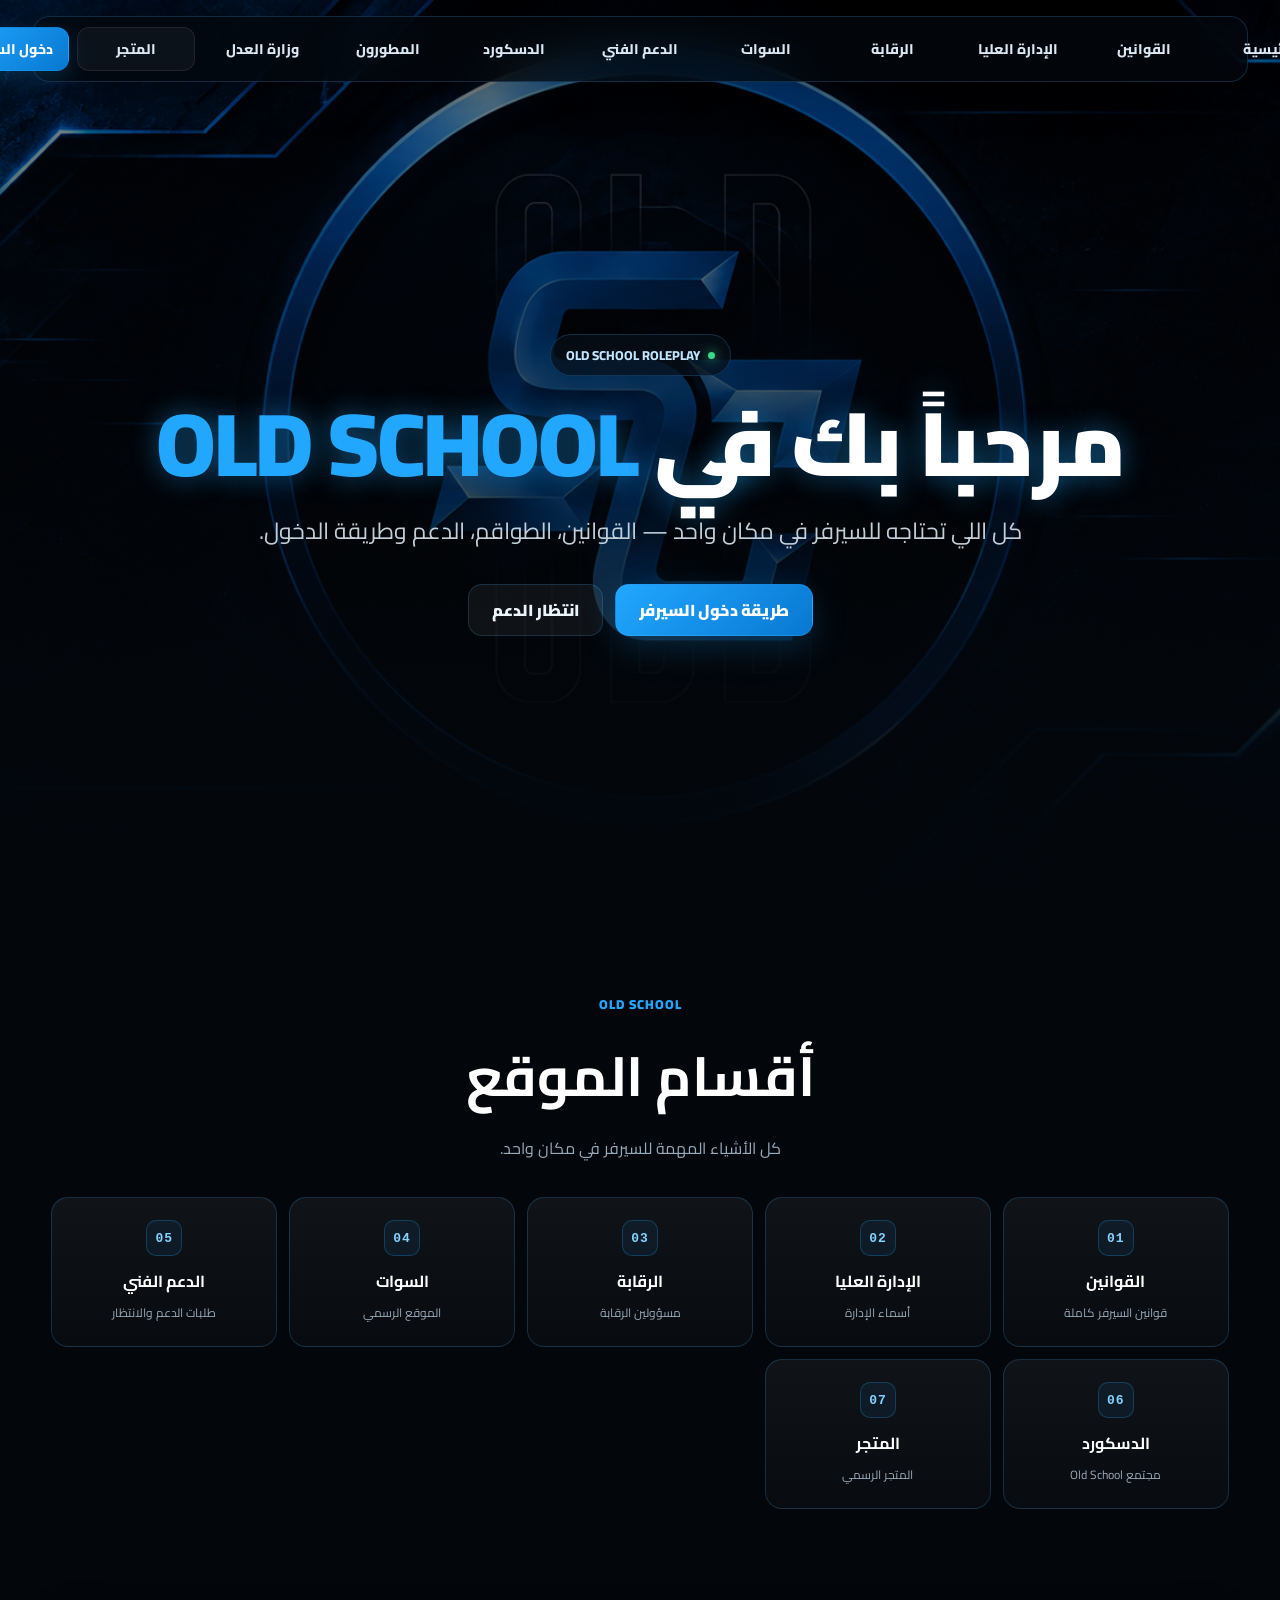
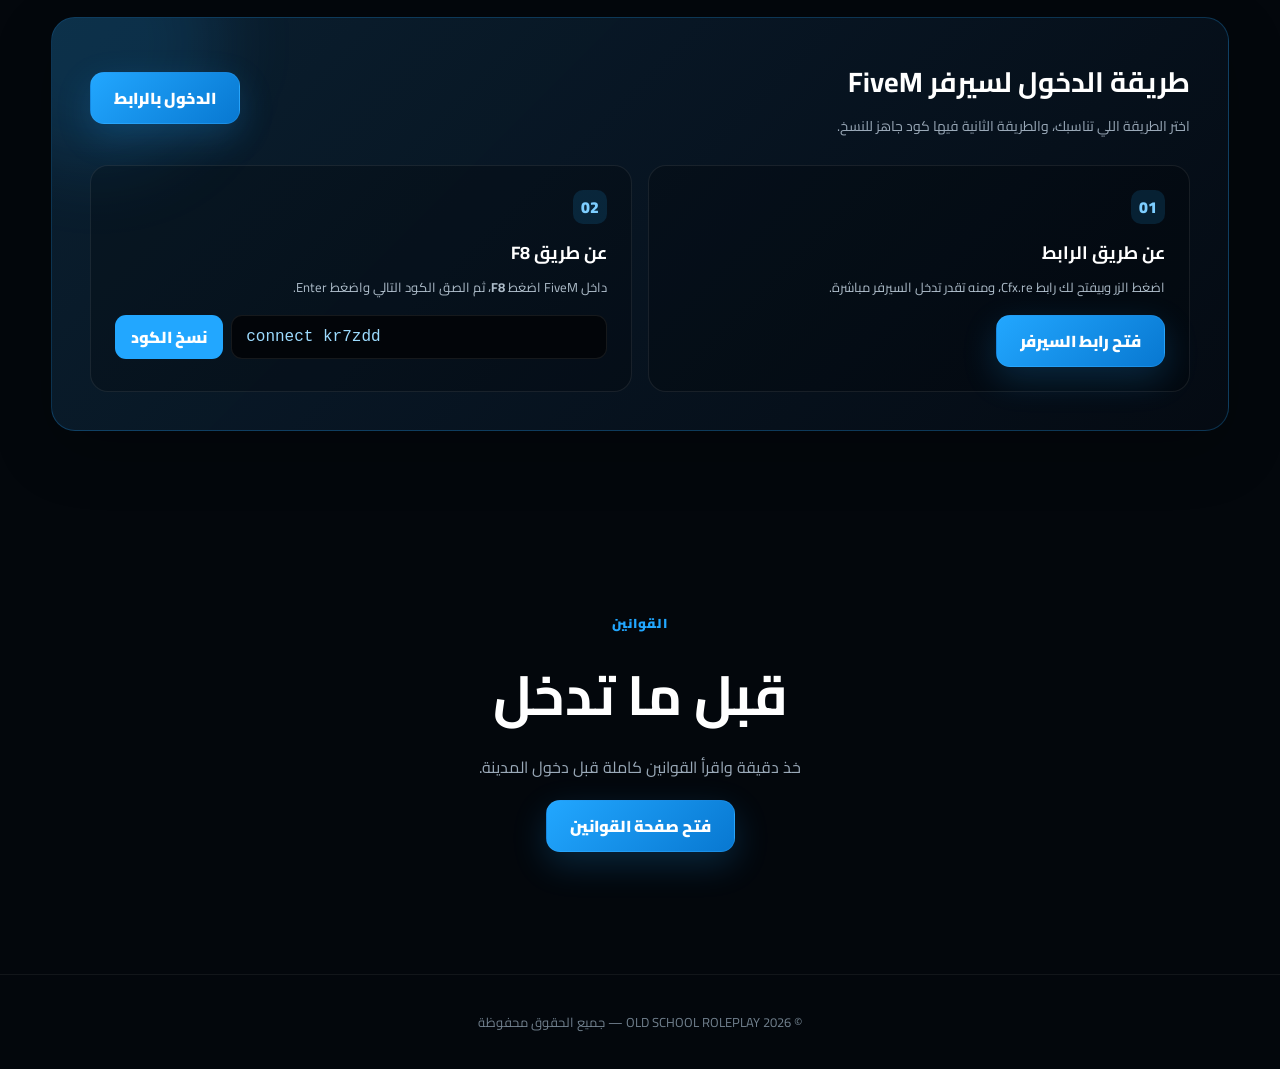
<file: index.html>
<!DOCTYPE html>
<html lang="ar" dir="rtl">
<head><meta charset="UTF-8"><meta name="viewport" content="width=device-width, initial-scale=1.0"><title>Old School Roleplay</title><link rel="stylesheet" href="css/style.css"></head>
<body>
<audio id="clickSound" preload="auto"><source src="assets/MA_SoundCreator_Pen_Clicks_1.wav" type="audio/wav"></audio>
<nav class="navbar">
<a href="index.html">الرئيسية</a><a href="laws.html">القوانين</a><a href="staff.html">الإدارة العليا</a><a href="moderation.html">الرقابة</a><a href="swat.html">السوات</a><a href="support.html">الدعم الفني</a><a href="discord.html">الدسكورد</a><a href="developers.html">المطورون</a><a href="ministry.html">وزارة العدل</a><a class="store-nav" href="https://scc.rmz.gg/" target="_blank" rel="noopener">المتجر</a><a class="join-nav" href="index.html#join">دخول السيرفر</a>
</nav>
<section class="hero"><div class="hero-content">
<div class="badge">OLD SCHOOL ROLEPLAY</div><h1>مرحباً بك في <span>OLD SCHOOL</span></h1><p class="subtitle">كل اللي تحتاجه للسيرفر في مكان واحد — القوانين، الطواقم، الدعم وطريقة الدخول.</p>
<div class="hero-actions"><a class="btn btn-primary" href="#join"> طريقة دخول السيرفر</a><a class="btn btn-secondary" href="discord://-/channels/1473968848532279421/1528289463669625033"> انتظار الدعم</a></div>
</div></section>
<section class="section"><div class="section-title"><span class="eyebrow">OLD SCHOOL</span><h2>أقسام الموقع</h2><p>كل الأشياء المهمة للسيرفر في مكان واحد.</p></div>
<div class="laws-grid"><a class="law-box" href="laws.html"><div class="icon">01</div><h3>القوانين</h3><p>قوانين السيرفر كاملة</p></a><a class="law-box" href="staff.html"><div class="icon">02</div><h3>الإدارة العليا</h3><p>أسماء الإدارة</p></a><a class="law-box" href="moderation.html"><div class="icon">03</div><h3>الرقابة</h3><p>مسؤولين الرقابة</p></a><a class="law-box" href="swat.html"><div class="icon">04</div><h3>السوات</h3><p>الموقع الرسمي</p></a><a class="law-box" href="support.html"><div class="icon">05</div><h3>الدعم الفني</h3><p>طلبات الدعم والانتظار</p></a><a class="law-box" href="discord.html"><div class="icon">06</div><h3>الدسكورد</h3><p>مجتمع Old School</p></a><a class="law-box" href="https://scc.rmz.gg/" target="_blank" rel="noopener"><div class="icon">07</div><h3>المتجر</h3><p>المتجر الرسمي</p></a></div></section>
<section class="section join-section" id="join"><div class="join-card"><div class="join-head"><div><h2> طريقة الدخول لسيرفر FiveM</h2><p>اختر الطريقة اللي تناسبك، والطريقة الثانية فيها كود جاهز للنسخ.</p></div><a class="btn btn-primary" href="https://cfx.re/join/kr7zdd" target="_blank">الدخول بالرابط</a></div>
<div class="join-methods"><div class="method"><div class="num">01</div><h3>عن طريق الرابط</h3><p>اضغط الزر وبيفتح لك رابط Cfx.re، ومنه تقدر تدخل السيرفر مباشرة.</p><a class="btn btn-primary" href="https://cfx.re/join/kr7zdd" target="_blank">فتح رابط السيرفر</a></div>
<div class="method"><div class="num">02</div><h3>عن طريق F8</h3><p>داخل FiveM اضغط <b>F8</b>، ثم الصق الكود التالي واضغط Enter.</p><div class="copy-row"><code class="code">connect kr7zdd</code><button class="copy-btn" data-copy="connect kr7zdd">نسخ الكود</button></div></div></div></div></section>
<section class="section"><div class="section-title"><span class="eyebrow">القوانين</span><h2>قبل ما تدخل</h2><p>خذ دقيقة واقرأ القوانين كاملة قبل دخول المدينة.</p><a class="btn btn-primary" href="laws.html" style="margin-top:18px">فتح صفحة القوانين</a></div></section>
<footer class="footer">© 2026 OLD SCHOOL ROLEPLAY — جميع الحقوق محفوظة</footer>
<script src="js/sound.js"></script><script>document.querySelectorAll('[data-copy]').forEach(b=>b.addEventListener('click',async()=>{try{await navigator.clipboard.writeText(b.dataset.copy);b.textContent='تم النسخ ';b.classList.add('copied');setTimeout(()=>{b.textContent='نسخ الكود';b.classList.remove('copied')},1400)}catch(e){b.textContent='انسخه يدويًا'}}));</script>
</body></html>
</file>
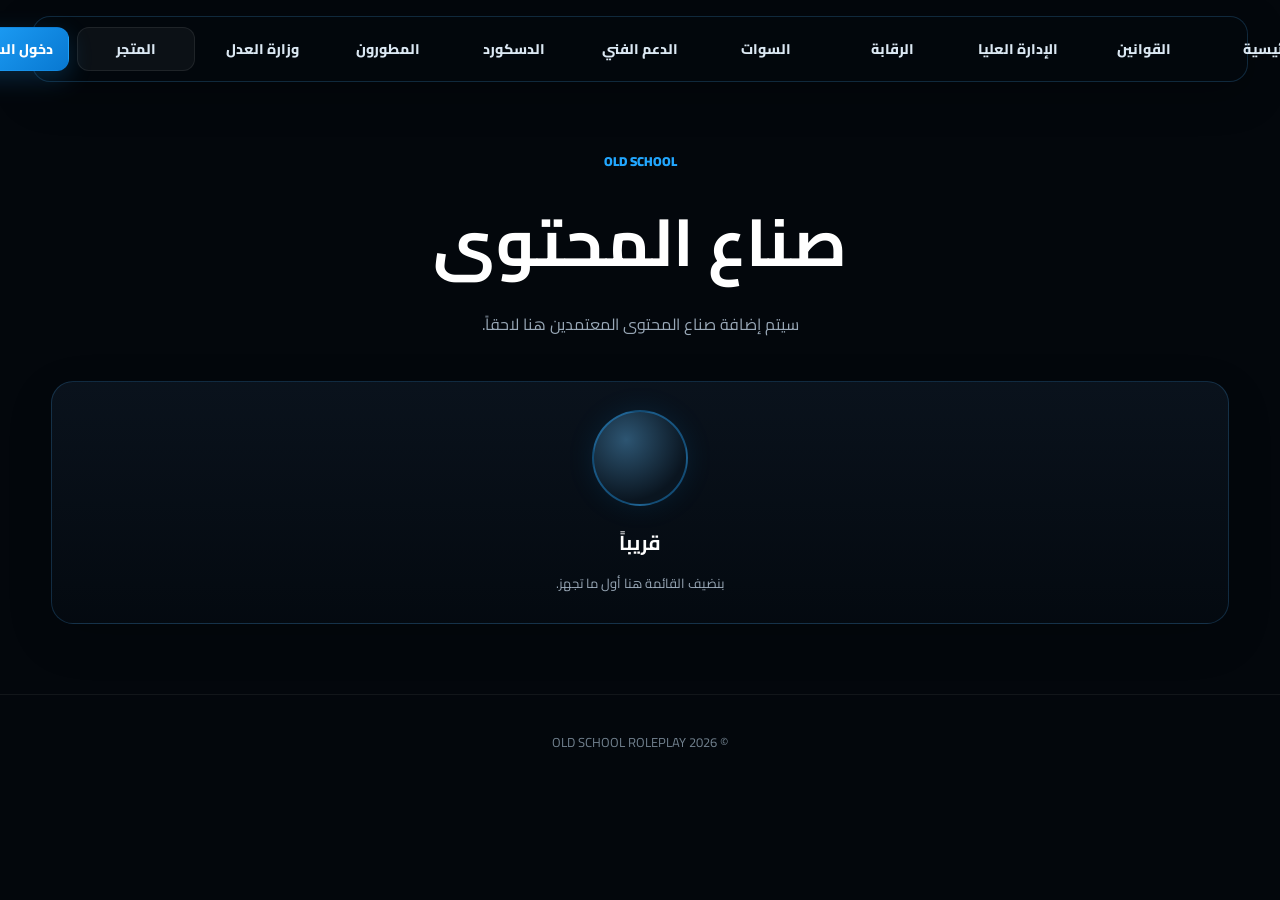
<file: creators.html>
<!DOCTYPE html><html lang="ar" dir="rtl"><head><meta charset="UTF-8"><meta name="viewport" content="width=device-width, initial-scale=1.0"><title>صناع المحتوى | Old School</title><link rel="stylesheet" href="css/style.css"></head><body>
<audio id="clickSound" preload="auto"><source src="assets/MA_SoundCreator_Pen_Clicks_1.wav" type="audio/wav"></audio><nav class="navbar">
<a href="index.html">الرئيسية</a><a href="laws.html">القوانين</a><a href="staff.html">الإدارة العليا</a><a href="moderation.html">الرقابة</a><a href="swat.html">السوات</a><a href="support.html">الدعم الفني</a><a href="discord.html">الدسكورد</a><a href="developers.html">المطورون</a><a href="ministry.html">وزارة العدل</a><a class="store-nav" href="https://scc.rmz.gg/" target="_blank" rel="noopener">المتجر</a><a class="join-nav" href="index.html#join">دخول السيرفر</a>
</nav><main class="page-shell"><div class="page-title"><span class="eyebrow">OLD SCHOOL</span><h1>صناع المحتوى</h1><p>سيتم إضافة صناع المحتوى المعتمدين هنا لاحقاً.</p></div><div class="cards"><div class="card"><div class="avatar"></div><h2>قريباً</h2><p>بنضيف القائمة هنا أول ما تجهز.</p></div></div></main><footer class="footer">© 2026 OLD SCHOOL ROLEPLAY</footer><script src="js/sound.js"></script></body></html>
</file>
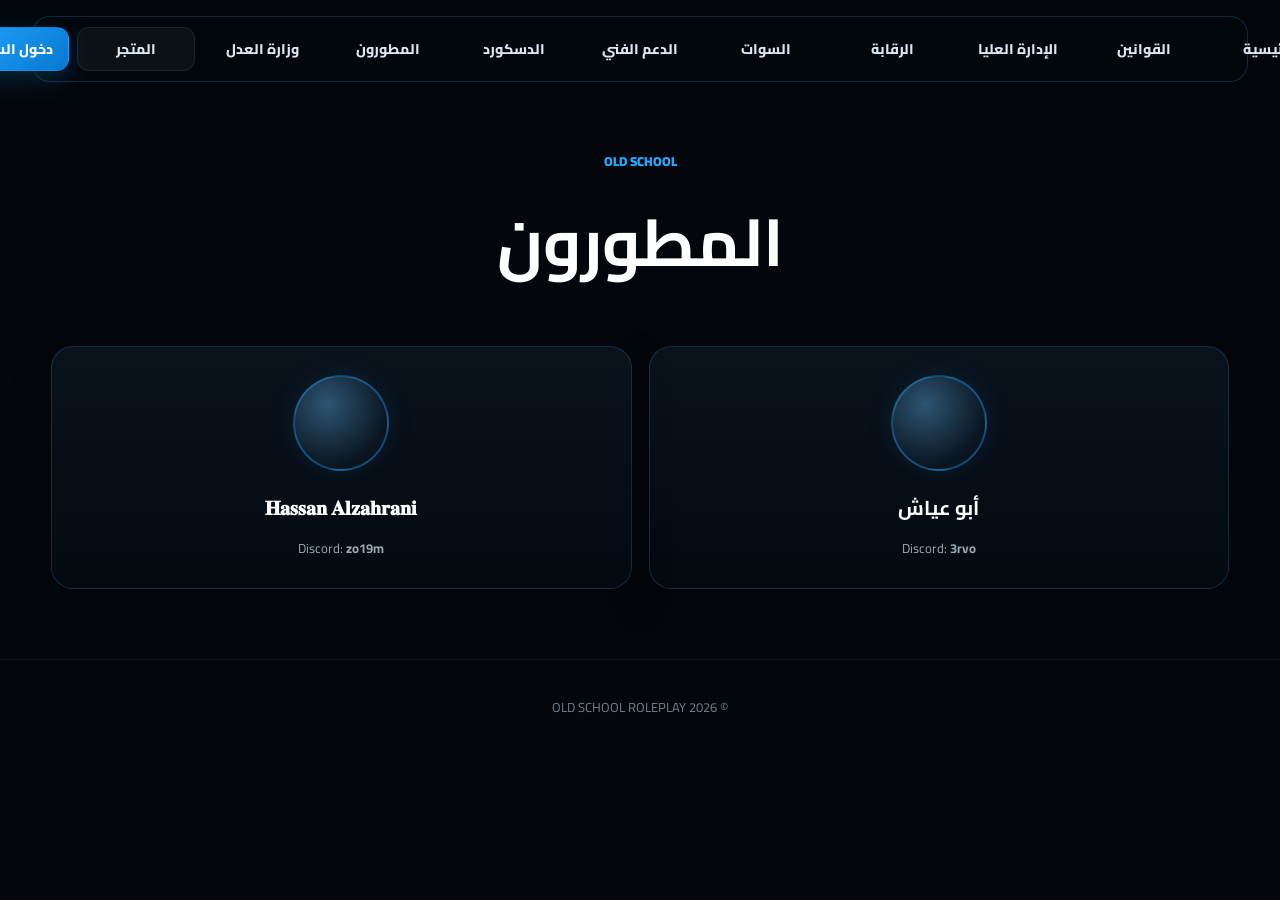
<file: developers.html>
<!DOCTYPE html>
<html lang="ar" dir="rtl">
<head>
<meta charset="UTF-8">
<meta name="viewport" content="width=device-width, initial-scale=1.0">
<title>المطورون | Old School</title>
<link rel="stylesheet" href="css/style.css">
</head>
<body>
<audio id="clickSound" preload="auto"><source src="assets/MA_SoundCreator_Pen_Clicks_1.wav" type="audio/wav"></audio>
<nav class="navbar">
<a href="index.html">الرئيسية</a><a href="laws.html">القوانين</a><a href="staff.html">الإدارة العليا</a><a href="moderation.html">الرقابة</a><a href="swat.html">السوات</a><a href="support.html">الدعم الفني</a><a href="discord.html">الدسكورد</a><a href="developers.html">المطورون</a><a href="ministry.html">وزارة العدل</a><a class="store-nav" href="https://scc.rmz.gg/" target="_blank" rel="noopener">المتجر</a><a class="join-nav" href="index.html#join">دخول السيرفر</a>
</nav>
<main class="page-shell">
<div class="page-title"><span class="eyebrow">OLD SCHOOL</span><h1>المطورون</h1></div>
<div class="cards">
<div class="card"><div class="avatar"></div><h2>أبو عياش</h2><p class="muted">Discord: <strong>3rvo</strong></p></div>
<div class="card"><div class="avatar"></div><h2>𝐇𝐚𝐬𝐬𝐚𝐧 𝐀𝐥𝐳𝐚𝐡𝐫𝐚𝐧𝐢</h2><p class="muted">Discord: <strong>zo19m</strong></p></div>
</div>
</main>
<footer class="footer">© 2026 OLD SCHOOL ROLEPLAY</footer>
<script src="js/sound.js"></script>
</body>
</html>
</file>
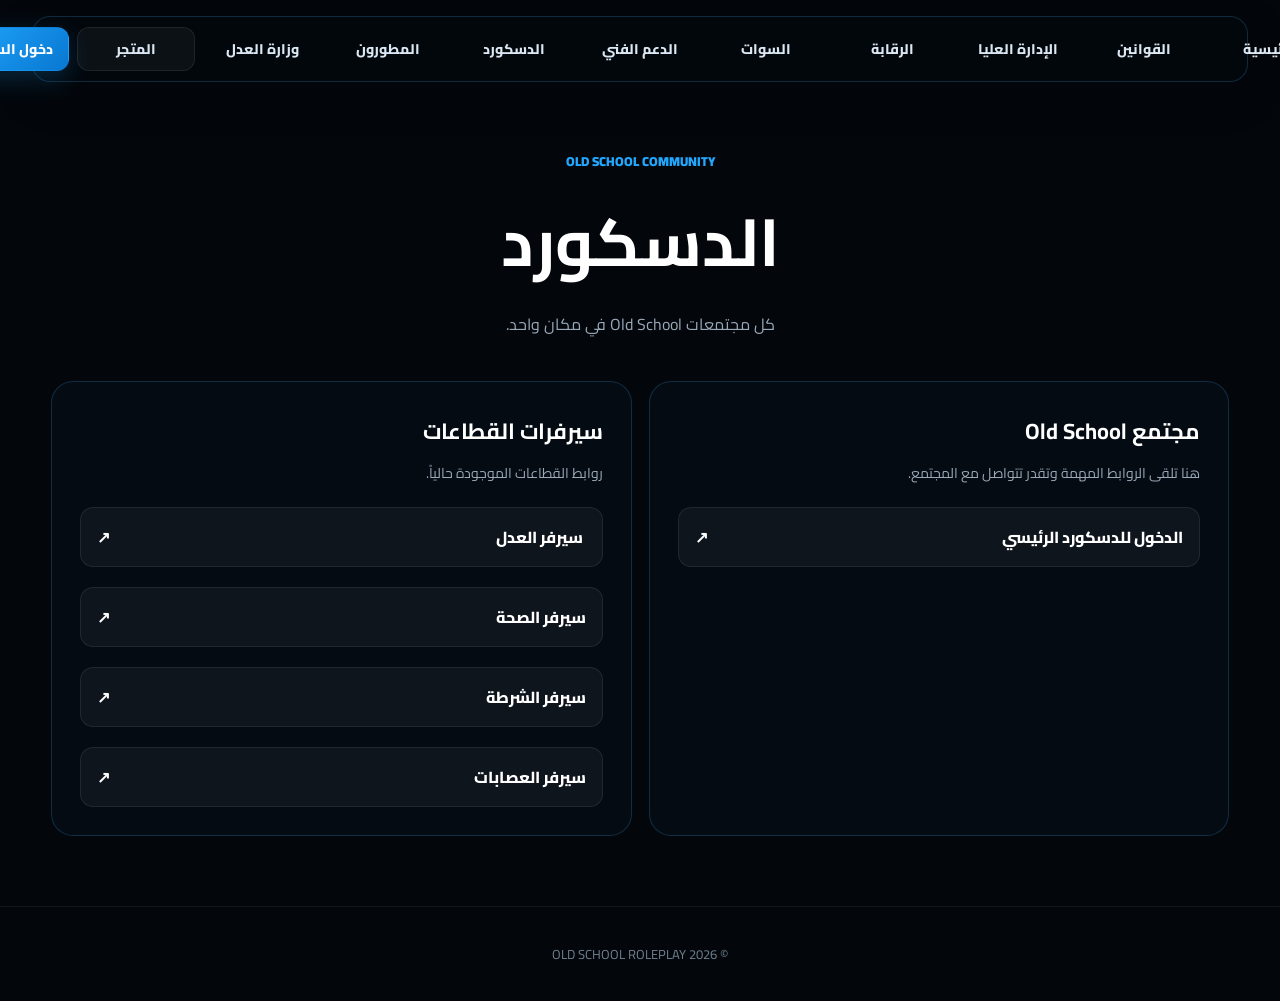
<file: discord.html>
<!DOCTYPE html><html lang="ar" dir="rtl"><head><meta charset="UTF-8"><meta name="viewport" content="width=device-width, initial-scale=1.0"><title>الدسكورد | Old School</title><link rel="stylesheet" href="css/style.css"></head><body>
<audio id="clickSound" preload="auto"><source src="assets/MA_SoundCreator_Pen_Clicks_1.wav" type="audio/wav"></audio><nav class="navbar">
<a href="index.html">الرئيسية</a><a href="laws.html">القوانين</a><a href="staff.html">الإدارة العليا</a><a href="moderation.html">الرقابة</a><a href="swat.html">السوات</a><a href="support.html">الدعم الفني</a><a href="discord.html">الدسكورد</a><a href="developers.html">المطورون</a><a href="ministry.html">وزارة العدل</a><a class="store-nav" href="https://scc.rmz.gg/" target="_blank" rel="noopener">المتجر</a><a class="join-nav" href="index.html#join">دخول السيرفر</a>
</nav>
<main class="page-shell"><div class="page-title"><span class="eyebrow">OLD SCHOOL COMMUNITY</span><h1>الدسكورد</h1><p>كل مجتمعات Old School في مكان واحد.</p></div><div class="info-grid"><div class="info-card"><h2>مجتمع Old School</h2><p>هنا تلقى الروابط المهمة وتقدر تتواصل مع المجتمع.</p><a class="big-link" href="https://discord.gg/YOURSERVER" target="_blank"><span>الدخول للدسكورد الرئيسي</span><span>↗</span></a></div><div class="info-card"><h2>سيرفرات القطاعات</h2><p>روابط القطاعات الموجودة حالياً.</p><a class="big-link" href="https://discord.gg/j8BAGC85ns" target="_blank"><span>️ سيرفر العدل</span><span>↗</span></a><a class="big-link" href="https://discord.gg/xXbTMYJAZY" target="_blank"><span> سيرفر الصحة</span><span>↗</span></a><a class="big-link" href="https://discord.gg/6xgP7BGK2w" target="_blank"><span> سيرفر الشرطة</span><span>↗</span></a><a class="big-link" href="https://discord.gg/EuXrbswapB" target="_blank"><span> سيرفر العصابات</span><span>↗</span></a></div></div></main><footer class="footer">© 2026 OLD SCHOOL ROLEPLAY</footer><script src="js/sound.js"></script></body></html>
</file>
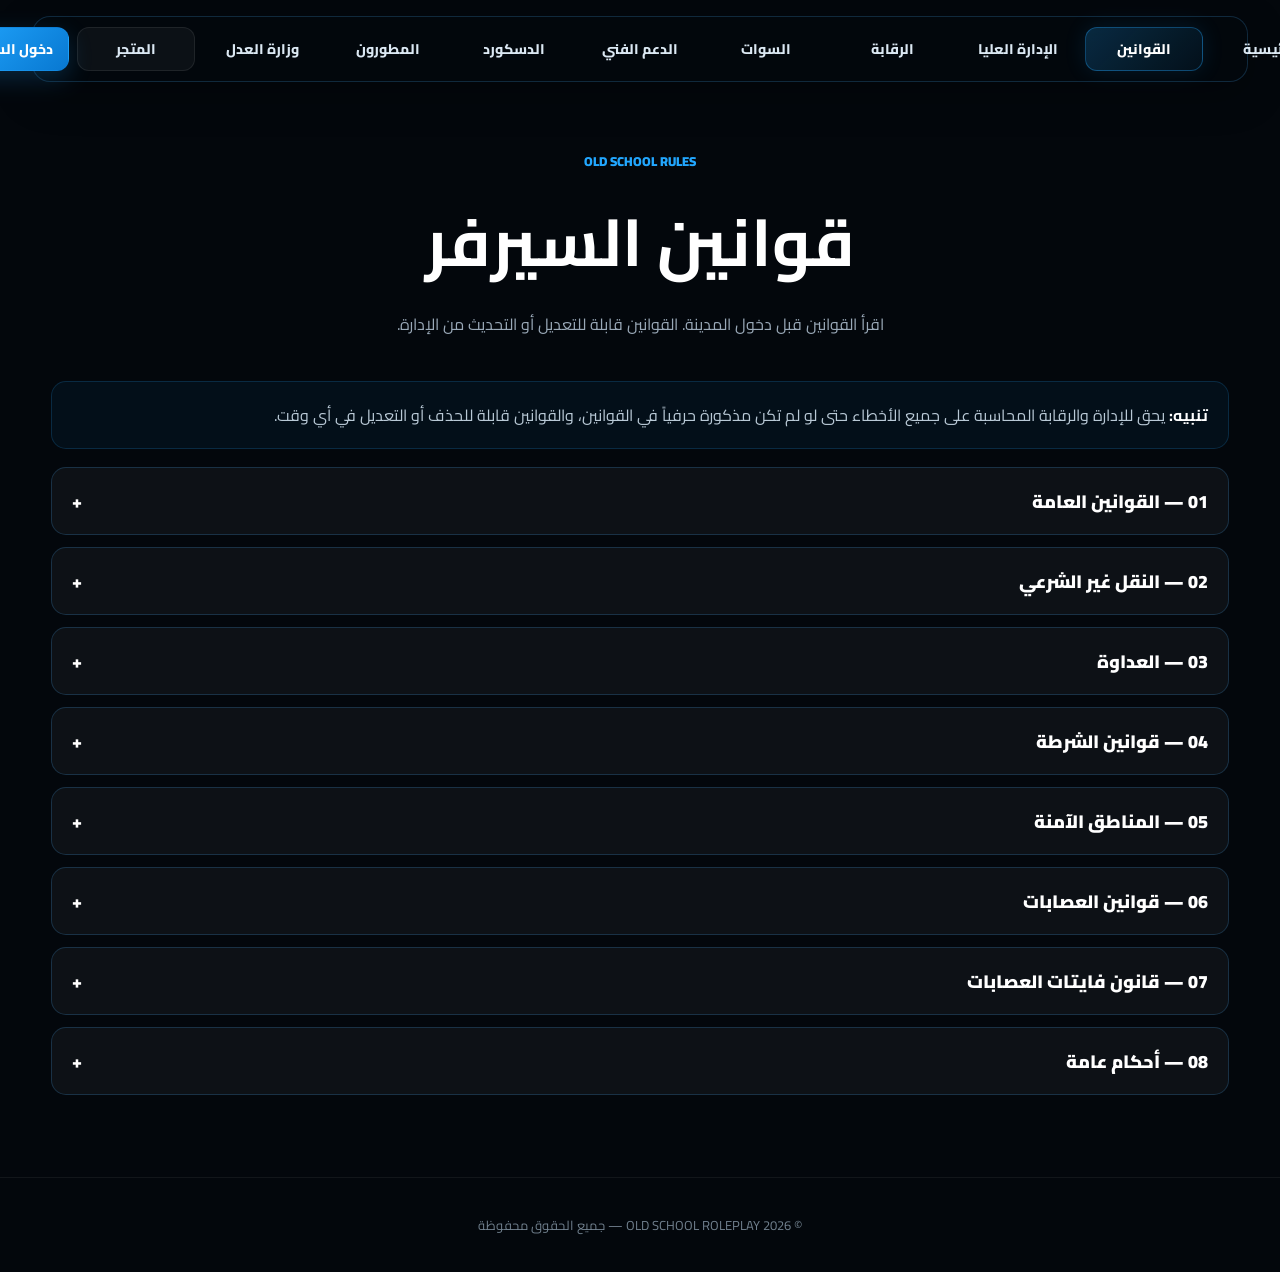
<file: laws.html>
<!DOCTYPE html>
<html lang="ar" dir="rtl">
<head>
<meta charset="UTF-8">
<meta name="viewport" content="width=device-width, initial-scale=1.0">
<title>القوانين | Old School</title>
<link rel="stylesheet" href="css/style.css">
</head>
<body>
<audio id="clickSound" preload="auto"><source src="assets/MA_SoundCreator_Pen_Clicks_1.wav" type="audio/wav"></audio>
<nav class="navbar">
<a href="index.html">الرئيسية</a><a class="active" href="laws.html">القوانين</a><a href="staff.html">الإدارة العليا</a><a href="moderation.html">الرقابة</a><a href="swat.html">السوات</a><a href="support.html">الدعم الفني</a><a href="discord.html">الدسكورد</a><a href="developers.html">المطورون</a><a href="ministry.html">وزارة العدل</a><a class="store-nav" href="https://scc.rmz.gg/">المتجر</a><a class="join-nav" href="index.html#join">دخول السيرفر</a>
</nav>
<main class="page-shell laws-page">
<div class="page-title"><span class="eyebrow">OLD SCHOOL RULES</span><h1>قوانين السيرفر</h1><p>اقرأ القوانين قبل دخول المدينة. القوانين قابلة للتعديل أو التحديث من الإدارة.</p></div>
<section class="rules-intro"><strong>تنبيه:</strong> يحق للإدارة والرقابة المحاسبة على جميع الأخطاء حتى لو لم تكن مذكورة حرفياً في القوانين، والقوانين قابلة للحذف أو التعديل في أي وقت.</section>

<div class="accordion"><button class="accordion-btn">01 — القوانين العامة <span>+</span></button><div class="accordion-content"><ul class="rule-list">
<li><b>Roleplay (RP):</b> يجب عليك تقمص الشخصية داخل الرول بلاي سواء كانت شخصيتك مسعف، محامي، عسكري، عصابة، مواطن، سواء شاب أو رجل مسن.</li>
<li><b>(RDM) قتل عشوائي و (VDM) تصديم عشوائي:</b> القتل بدون أحداث مسبقة وحوارات وأسباب منطقية تجبرك على القتل. واستعمال المركبة بقيادة غير واقعية أو استخدامها كسلاح ضد اللاعبين.</li>
<li><b>Metagaming والتواصل غير الشرعي:</b> هو تواصل غير شرعي، مثل أي معلومة تحصل عليها من خارج المدينة، مثل البث المباشر أو ديسكورد أو مقطع يوتيوب، وجميعها تعتبر مخالفة.</li>
<li><b>(NLR) حياتك الجديدة:</b> في حال أسقطت يجب عليك التألم ولا يمكنك التحدث بطلاقة، وفي حال تم تفنيشك أو أسقطت بشكل كامل يمنع منعاً باتاً التحدث أو التألم، وفي حال إنعاشك لا تستطيع تذكر الفاعل.</li>
<li>مثال على NLR: إذا كنت ماشي بالقرب من الحديقة العامة وجاء شخص هددك وقتلك، لا تتذكر إلا أنك كنت ماشي بالقرب من الحديقة العامة، ولا تستطيع التذكر إلا بتذكيرك من الأشخاص القريبين من الحادثة أو الفاعل، وتتذكر فقط الأحداث التي ذكروها لك.</li>
<li>يمنع المشاركة في نفس السيناريو في حال إسقاطك وإنعاشك حتى لو تم تذكيرك.</li>
<li><b>(NVL) تقدير الحياة:</b> عدم تقدير الحياة بشكل واقعي وعدم الخوف بشكل واقعي على حياتك عندما تتعرض للتهديد بالأسلحة أو بأذى شديد من وسائل أخرى.</li>
<li>يجب عليك الخوف على حياتك وكذلك تقدير الموقف في حال رأيت حدثاً إجرامياً بين أشخاص.</li>
<li><b>Prohibited clothing | الملابس الممنوعة:</b> الملابس الممنوعة وهي جميع ملابس الوظائف الحكومية والمدنية والعصابات.</li>
<li>مثال: لبس عسكر، حزام عسكري، لبس مسعف، لبس موظفين المطاعم.</li>
<li>يمنع لبس ملابس تعطيك أفضلية مثل الخوذ ضد الطلقات في الرأس.</li>
<li>يمنع لبس ملابس العصابات إلا بغرض واضح، مثل محاولة أخذ معلومات أو تجسس أو محاولة اختطاف.</li>
<li><b>POWERGAMING | استخدام وسائل غير موجودة:</b> استخدام وسائل غير موجودة في المدينة للحصول على ميزة بطريقة غير واقعية أو عدم التوافق مع العالم الافتراضي وعدم تقدير حياتك بالشكل الصحيح.</li>
<li>ممنوع الكتابة خارج الرول بلاي في تطبيق تويتر، ويمكن الكتابة فقط في الأمور الداخلة في إطار التمثيل وتقمص الشخصيات والسيناريوهات والأمور المكملة لها.</li>
<li>وضع أسماء غير واقعية وألقاب للشخصيات مثل: أبو خالد وغيرها، وسيتم حذف الشخصية مباشرة.</li>
<li>يجب عليك التعامل مع البوتات أو الشخصيات الافتراضية وليس كأنها مجرد شيء إلكتروني أو وهمي.</li>
<li>يمنع استخدام أي جرافيكس أو برنامج خارجي أو ملفات تساعد أو تسهل طريقة اللعب وتؤدي إلى الحظر النهائي.</li>
<li>القيادة بشكل غير واقعي، مثال: القفزات الانتحارية ودخول البحر بالمركبة.</li>
<li>استخدام برامج للحصول على ميزة بطرق غير معقولة مثل الماكرو.</li>
<li>قيام بعمل إجرامي أمام الناس ويجب عليك عمله بتخفي.</li>
<li>استخدام برامج لتعديل الأصوات بطريقة غير واقعية.</li>
<li><b>[/me]</b> يمنع استخدام الأمر إلا في حال حدوث مشاكل خارجة عن الرول بلاي، ويمنع التحدث فيه.</li>
<li>يمنع ربط شخصياتك بأي طريقة كانت مثل تشابه الأسماء أو تشابه الملامح أو ربطهم في سيناريو.</li>
<li>يمنع بناء الشخصية على أساس الإجرام أو العسكرية، يجب أن تكون الشخصية مبنية على حوارات وأحداث.</li>
<li>يمنع استخدام أوامر السحب والحمل في نفس الوقت أو حمل شخصين، وأثناء القيادة أو إطلاق النار.</li>
<li>يمنع الخروج عن الرول بلاي أو التلميح لكلمات خارج الرول بلاي مهما كانت الأسباب مثل: مسحور، برنامج الدولة، باخذ حبة، الجهات المختصة، برقية وغيرها.</li>
<li>يمنع إهانة الشخص المسقط بأي حال من الأحوال.</li>
<li>يمنع استخدام القلتشات أو الثغرات البرمجية أو الأخطاء البرمجية والهاك، وعقوبتها باند نهائي.</li>
<li>لا يحق لك تحريك الجثة إلا بغرض المساعدة، مثل ألا تفر فيها بدون سبب أو ترميها بأماكن غير لائقة.</li>
<li>يمنع على المسعفين التواجد في مكان إطلاق نار إلا بعد التأكد أن المكان خالي.</li>
<li>يمنع تعبئة البيانات في حال وجود المسعفين.</li>
<li>يمنع الخروج من السيرفر أثناء السيناريو.</li>
<li>يمنع منعاً باتاً لبس عدة الغوص خارج البحر.</li>
<li>يمنع منعاً باتاً أن يطلق السائق النار مهما كانت الأسباب.</li>
<li>يجب احترام الجميع والتعامل معهم على ما يقتضيه الواقع، ويمنع إهانتهم أو استفزازهم بطرق غير أخلاقية، ويمنع الكلام الجنسي.</li>
<li>يمنع القفز بالمركبة قفزات انتحارية.</li>
<li>التعرف على الشخص يكون عن طريق الشكل ويمنع التعرف عليه من صوته.</li>
<li>يمنع خطف أو التعرض للمسعفين.</li>
<li>يمنع سرقة أغراض وكاش الشرطة أو المسعفين.</li>
<li>في حال فقدان ثلاثة إطارات من المركبة يمنع استكمال قيادتها.</li>
<li>يمنع التعرف على الأشخاص من خلال إعطاء أيتم أو الآيدي، مثال: الكذب على الشخص باسمك وعند إعطائه أيتم يتم التعرف على الاسم.</li>
<li>يجب عليك أخذ جميع المواقف الجدية بشكل جدي مثل مواجهة عسكري أو محامي أو مسعف.</li>
<li>يمنع إزعاج موظفين المطاعم والورش والعساكر والمسعفين في أماكن العمل أو التلفظ عليهم.</li>
<li>يمنع الاحتماء والاستفزاز وبيع الممنوعات أو الإعلان عنها بالمناطق الآمنة.</li>
<li>يحق استكمال السيناريو في حال الاحتماء بمناطق آمنة، باستثناء مركز الشرطة، مثال: إذا كنت تطارد شخصاً وهرب لمنطقة آمنة يحق لك استكمال السيناريو وخطفه.</li>
<li>ممنوع الستريم سنايب، وعقوبته باند نهائي.</li>
<li>عند حدوث إعادة تشغيل للسيرفر، وإذا كنت تحت رهن الاعتقال يجب عليك الرجوع وتسليم نفسك لمركز الشرطة، وإن كنت رهينة في سيناريو تكمل السيناريو بعد إعادة التشغيل.</li>
<li>يمنع مقاومة السلاح الأبيض في حال عدم وجود أي سلاح باليد، ويمنع مقاومة السلاح الناري بسلاح أبيض.</li>
<li>يمنع منعاً باتاً كلبشة أي شخص قبل استسلامه لك ورفع يديه، وفي حال تمت المقاومة يتم نطح الشخص وكلبشته.</li>
<li>يحق للرهينة الهروب من المكان في حال وجود فرصة مثل عدم انتباه الخاطفين أو استغفالهم.</li>
<li>في حال تم تهديد المواطن وانصاع لأوامرك لا يحق لك قتله تحت أي ظرف كان، وفي حال عدم الانصياع ومحاولة المقاومة يحق لك قتله.</li>
<li>يمنع استدراج الشرطي أو الميكانيكي أو التاكسي، مثال: إرسال طلب لهم ثم خطفهم.</li>
<li>يمنع استعمال الهوم وقت الفايت.</li>
<li>يمنع التحدث بالسياسة والأعراض والدين وأيضاً المضايقات، وفي حال تم رصد أي منها باند نهائي.</li>
<li>يمنع تقليد الكركترات والأسماء الموجودة بالسيرفر بأي طريقة كانت.</li>
<li>ممنوع استخدام أي شخصية افتراضية إلا من خلال المتجر فقط.</li>
<li>ممنوع طلب نزع الملابس بداعي الإهانة إلا بسبب واضح.</li>
<li>في حال حضرت سيناريو بإحدى كركتراتك يمنع حضور كركتر آخر لك بالسيناريو نفسه.</li>
<li>يمنع دخول البيت أو الشقة أثناء السيناريو.</li>
<li>يجب تشغيل برنامج التصوير مع الصوت لمدة 20 دقيقة أثناء اللعب وسيتم محاسبتك في حال عدم وجوده.</li>
<li>ممنوع الدخول في أي سيناريو إلا إذا كانت بينكم معرفة في الرول بلاي لمدة لا تقل عن أسبوع.</li>
<li>يمنع التدخل في سيناريو قائم.</li>
<li>يمنع التعرض للمسعفين إلا في حال تعرضوا لك.</li>
<li>يمنع استخدام كلمات غير مفهومة أو كلام مشفر أو التلميح والسب بالأعراض أو كلمات غير عامية.</li>
<li>يمنع الشخصنة بجميع أشكالها وأنواعها.</li>
<li>يجب وضع أسماء واقعية، ومن أمثلة الأسماء غير الواقعية: أبو فلان.</li>
<li>يحق للرقابة المحاسبة على جميع الأخطاء حتى لو لم تكن ضمن القوانين.</li>
<li>يمنع استخدام أي أنميشن يتضمن أن لاعبك ينبطح على الأرض في أوقات الفايتات أو الحروب، ويسمح باستخدام الكرواتش في أوقات الفايتات فقط باستخدام Ctrl L و Ctrl R.</li>
<li>يمنع تقليد أي شخصية داخل السيرفر، تقليد الاسم والشكل.</li>
<li>يمنع تشغيل الأغاني بأي برنامج في حال لم تكن داخل سيارة أو بمكان فيه سماعات.</li>
<li>يمنع التوجه إلى الدعم الفني في وسط سيناريو. إذا كان أمامك شخص قد أخطأ يجب عليك إكمال السيناريو إلى النهاية ثم التوجه للدعم الفني مع التصوير، ويمنع التلميح أنه غلطان، وفي حال تبين لنا سيتم محاسبتك.</li>
<li>يمنع ارتداء أو استعمال أي خوذة أثناء مشاركتك في أي إطلاق ناري إلا فرق المداهمات.</li>
<li>يجب عليك تقمص شخصيتك مع الكل حتى لو خويك، بمعنى لو أنك عسكري وخويك مجرم لا تتساهل معه أبداً.</li>
<li>عند طلب أدمن يجب وجود دليل ومقطع يثبت مشكلتك. طريقة طلب أدمن: <b>/report (شرح للمشكلة)</b>.</li>
<li>يمنع منعاً باتاً استخدام أدوات الغش كالقلتشات أو الثغرات أو استغلال أوامر الشات، وعقوبتها باند نهائي.</li>
<li>لكل شخص وظيفتين حكوميتين فقط.</li>
<li>يمنع تكرار طلب المسعفين والشرطة.</li>
<li>يمنع منعاً باتاً الذهاب للعسكري واستفزازه بغرض أن يطاردك أو بغرض المتعة مثل التصبيع والطقطقة والاستهبال وغيرها.</li>
<li>وضع هدف للكاركتر، أي أن يكون له هدف معين، وفي حال انتهى يوضع هدف آخر بشكل تلقائي. وفي حال تم تعدد الأهداف غير المفيدة سيتم حظرك من المدينة للمرة الأولى.</li>
<li>يجب عليك بناء كركتر خاص فيك وتتقمصه بجميع حوافه، أي إتقان الأقوال والأفعال والأسلوب.</li>
<li>يجب عليك تقمص شخصيتك مع الكل حتى ولو كان الشخص خويك، أي إذا كنت عسكرياً وخويك مجرماً لا تتساهل معه وتعامله بشكل جدي.</li>
<li>يجب على أي شخص داخل السيرفر إتقان الحوارات وتقمص الكركتر الخاص فيه بجميع حوافه.</li>
<li>السيرفر اعتماده بالكامل على الرول بلاي، أي أن تعيش وتتقمص الشخصية على سبيل المثال الحياة التي نعيشها بالأسباب والأفعال.</li>
<li>في حال تم انتحار أو الإعدام الشخص يتم حذف الكركتر بشكل نهائي.</li>
</ul></div></div>

<div class="accordion"><button class="accordion-btn">02 — النقل غير الشرعي <span>+</span></button><div class="accordion-content"><ul class="rule-list">
<li><b>The illegal Doctor | النقل الغير شرعي:</b> يمنع نقل شخص للغير شرعي وخطفه في حال أنت ما أسقطته.</li>
<li>الغير شرعي يعتبر منطقة غير آمنة ويسمح الخطف فيها.</li>
</ul></div></div>

<div class="accordion"><button class="accordion-btn">03 — العداوة <span>+</span></button><div class="accordion-content"><ul class="rule-list">
<li><b>Laws of enmity | العداوة:</b> يمنع بناء عداوة بدون سبب واضح كإهانة واضحة أو خطف صديقك.</li>
<li>في حال وجود عداوة يحق لك قتل أو اختطاف الشخص أو سرقة شخص إلا بوجوده أمام عساكر أو وجوده بين عدد أكثر منك.</li>
<li>العداوة: يمنع تكوين عداوة على أسباب تافهة مثل الضرب بالأيدي بسبب مشادة كلامية أو شخص صدمك بالمركبة وهرب. يجب عليك الذهاب لمركز الشرطة ورفع شكوى وتمشية الرول بلاي.</li>
<li>في حال موت أحد الطرفين تنسى العداوة.</li>
<li>يمنع بناء عداوة على خطف عضو من العصابة أو أي سبب تافه لا يستحق إطلاق النار.</li>
<li>في حال تم خطف عضو من العصابة يمنع بناء عداوة، ولكن بإمكان العصابة خطف عضو منهم لرد الاعتبار.</li>
<li>في حال تم خطف عضو من العصابة يمنع منعاً باتاً تحريره أو تبادل إطلاق النار على الخاطفين خوفاً على حياة المختطف.</li>
<li>تنشأ العداوة بين طرفين في حال شخص سرق منك الكاش أو احتال عليك بعملية نصب.</li>
<li>تنشأ العداوة أيضاً في حال بناء أحداث وحوارات لمدة لا تقل عن ساعة، ويمنع بناء العداوة بسبب إهانات فقط.</li>
<li>يجب وجود تصوير على سبب العداوة.</li>
</ul></div></div>

<div class="accordion"><button class="accordion-btn">04 — قوانين الشرطة <span>+</span></button><div class="accordion-content"><ul class="rule-list">
<li>عدم التسلط على المواطنين والرتب الأقل منك، والاحترام المتبادل واجب.</li>
<li>الجدية في العمل وعدم أخذ الوظيفة على محمل كوميدي، ويجب عليك تقمص شخصية العسكري لأبعد حد بالتصرفات والأقوال.</li>
<li>الالتزام بالملابس والمركبات والأسلحة الخاصة برتبتك، ومخالفة ذلك ستحاسب عليه من قبل الشؤون.</li>
<li>يمنع التجارة أو بيع أو إعطاء معدات الشرطة للمواطنين أو المسعفين، وعقوبتها باند نهائي.</li>
<li>عدم استخدام أو أخذ سيارات المواطنين بسبب أو بدون سبب، وفي حال احتجت لسيارة تواصل مع زملائك عن طريق الراديو.</li>
<li>عدم إظهار السلاح الناري أو التيزر إلا لسبب، ولا يكون السبب سخيفاً، بمعنى لا يرفع إلا في الحالات القصوى فقط.</li>
<li>لا يحق لك كلبشة شخص بمخالفة مرورية أو الذهاب به إلى التحقيق إلا إذا كان الشخص غير متعاون.</li>
<li>لا يحق لك إرسال الشخص للسجن بدون دلائل على جريمته.</li>
<li>قبل إرسال الشخص إلى السجن يجب تفتيشه وأخذ جميع الأدوات الإجرامية التي يحملها ووضعها في خزنة المركز وفك الكلبشة عنه وإرساله للسجن.</li>
<li>السلاح الأبيض لا يسحب إلا في حال استخدامه في محاولة قتل.</li>
<li>الذهاب دائماً إلى البلاغات وعدم التأخر فيها ومباشرتها وقت صدور البلاغ فوراً.</li>
<li>عدم استخدام الراديو إلا للتبليغ والتعامل مع الراديو باحترافية قصوى وعدم الخروج عن الرول بلاي في الراديو والالتزام بالبروتوكولات العسكرية في التحدث بالراديو.</li>
<li>التحية العسكرية تعبر عن الاحترام المتبادل بين عناصر الشرطة ولا تعتبر إلزامية، ويتم إعطاء التحية مرة واحدة باليوم.</li>
<li>لا يسمح بتفتيش مواطن إلا إذا كان في قائمة المطلوبين أو في منطقة بيع المخدرات أو إطلاق نار أو في مكان جريمة أو لابس قناع، والأمر يسير على المركبات.</li>
<li>في حال كان فيه مخالف وكان فيه زحمة تنبه المواطنين بـ 3 إنذارات، إذا ما استجابوا تتيزرهم وتطلب الدعم.</li>
<li>في حال المطاردة يجب عليك عدم الصدم والحفاظ على حياتك وترك مسافة بسيطة بينك وبين الهارب لتجنب الصدم.</li>
<li>في حال المطاردة يمنع طلق النار إلا بعد 10 دقائق من المطاردة مع وصف للحالة التي تطاردها وتأخذ الإذن منه، والحالة الوحيدة التي تسمح لك تطلق النار فيها إذا بادر الهارب بطلق النار.</li>
<li>يمنع على أي عسكري مداهمة حواري العصابات بدون أمر من من لديهم صلاحية في المداهمات.</li>
<li>يجب تلبية جميع مطالب الخاطفين غير التعجيزية.</li>
<li>في حال المجرم كان يرتدي القفازات يمنع البحث على بصمات تابعة له.</li>
<li>ليس هنالك حد لمدة السجن.</li>
<li>ممنوع منعاً باتاً عصيان أوامر الرتب العليا.</li>
<li><b>الحد الأقصى للوحدات العسكرية لكل حالة جنائية:</b> سرقة بقالة (4)، سرقة صراف صغير (3)، سرقة بيت (5)، سرقة الصرافة (6)، سرقة المجوهرات (7)، سرقة البنك المركزي (13).</li>
<li><b>مفشلات الهروب الآمن:</b> نزول الشخص وبيده سلاح وتم توجيه السلاح بشكل واضح، تغيير المركبة، تهديد حياة المواطنين أو العساكر كعكس السير أو تصديمهم، التوجه إلى البحر بشكل واضح، القفزات الانتحارية، مرور 10 دقائق على المطاردة، الدخول إلى أماكن ضيقة أو أنفاق، دخولك إلى الورشة للتصليح، التدخل الخارجي، وفي حال المركبة كانت أوف رود يفشل الهروب عند الصعود على الأرصفة.</li>
<li><b>مركز العمليات:</b> يجب على مركز العمليات تعيين نائب مركز العمليات أثناء وجود عدد وحدات كافٍ من 7 وحدات فما فوق.</li>
<li>يمنع على مركز العمليات مباشرة عمله بالميدان ويجب أن يتواجد بالمركز، باستثناء في حال وجود عساكر مسقطين أو عدم وجود عدد وحدات كافٍ.</li>
<li>يجب على مركز العمليات استلام البلاغات بشكل فوري وعدم التأخر في رد البلاغات.</li>
<li>إن وجدت حالات سرقات كسرقة البنك المركزي أو تبادل إطلاق نار وما إلى ذلك، يجب اتباع البند المذكور.</li>
<li>طريقة توجيه الوحدات: Dispatch to A-1، توجه لاست shoot fire.</li>
<li>يمنع منعاً باتاً التوجه إلى حالة بدون إذن من مركز العمليات.</li>
<li>في حال وجود عساكر مسقطين ولا توجد أي وحدة يجب على مركز العمليات توجيه نائب مركز العمليات.</li>
<li><b>نائب مركز العمليات:</b> يجب عليه استلام شكاوي المواطنين داخل المركز كإخراج مركبة من الحجز وما إلى ذلك.</li>
<li>في حال عدم رد مركز العمليات على بلاغ خلال ثوانٍ يجب على نائب مركز العمليات الرد على البلاغ.</li>
<li><b>الصاعق أو التيزر:</b> يمنع استعمال الصاعق إلا في عدة حالات، منها في حال كان الشخص في مركبة وينفي بالنزول، وفي حال وجود مطاردة على الأقدام يحق لك الإطلاق بعد 30 ثانية من المطاردة.</li>
<li>يمنع إخراج الصاعق منعاً باتاً دون سبب مقنع.</li>
<li>يمنع تتيزر شخص بالقرب من الماء مثل البرك والمستنقعات والودية والشاطئ وغيرها.</li>
<li><b>السلاح الناري:</b> يمنع إخراج سلاح ناري إلا في حال الشخص مسلح أو في حال وجود حالة جنائية ولن يتم إخراجه إلا في الحالات القصوى.</li>
<li>الإطلاق بالسلاح الناري يتم في حال بادل المواطن إطلاق النار، أو دهس شرطي، أو توجه إليك بسلاح أبيض، أو كان ماسكاً بيده سلاحاً نارياً لمدة 5 ثوانٍ.</li>
<li><b>السرقات:</b> في حال التوجه إلى أي سرقة يجب إقفال الطرق بالسيارات لتأمين المنطقة، وأخذ كفر عند المركبة باستثناء المفاوض يكون أمام الباب، وتعيين موزع ميداني من قبل مركز العمليات أو أعلى رتبة متواجدة بالميدان.</li>
</ul></div></div>

<div class="accordion"><button class="accordion-btn">05 — المناطق الآمنة <span>+</span></button><div class="accordion-content"><ul class="rule-list">
<li><b>المناطق الآمنة:</b> الشقق الحكومية التي تجيك مجاناً أول ما تسوي شخصية من داخل.</li>
<li>الهوتيل.</li><li>جميع مراكز الشرطة والمواقف الخاصة بها.</li><li>جميع المستشفيات والمواقف الخاصة بها.</li><li>المحكمة.</li><li>جميع المواقف.</li><li>محلات الجوالات.</li><li>مبنى مجلس المدينة.</li><li>محلات الأسلحة (فقط للتهديد).</li><li>المراكز الخاصة بالوظائف العامة.</li><li>معارض السيارات والمواقف الخاصة بها.</li><li>السجن المركزي والمواقف الخاصة به.</li><li>جميع محلات إيكيا والمواقف الخاصة بها.</li><li>الورشات الخاصة بتصليح السيارات.</li><li>جميع المطاعم.</li><li>محل ملابس الجنوب وحدوده.</li><li>المنجم (كامل).</li><li>الحجز العام (كامل والحدود التي برا).</li>
<li>الحديقة العامة في حال كان فيها لاعبين. وفي حال كنت تهدد شخصاً وهرب لمنطقة آمنة يحق لك استكمال عملية الخطف، باستثناء إذا توجه لمركز شرطة أو مستشفى فلا يمكنك استكمال العملية.</li>
<li>تنبيه: يشمل الحدود وما بداخلها.</li><li>تنبيه: في حال وجود سيناريو كبير تلغى المناطق الآمنة.</li>
</ul></div></div>

<div class="accordion"><button class="accordion-btn">06 — قوانين العصابات <span>+</span></button><div class="accordion-content"><ul class="rule-list">
<li>الجدية الكاملة وإظهار هيبة العصابة.</li>
<li>عدم الرقص والاستهبال.</li>
<li>يسمح للعصابات في حال دخول عسكري إلى موقعهم بداعي المداهمة أو بغير قتله وأخذ أغراضه، باستثناء الأغراض العسكرية: الأسلحة، الدرع الثقيل، التيزر، الكلبشة، الشارة العسكرية، العصا، الكشاف، أكياس الأدلة.</li>
<li>الجدية في الكلام.</li>
<li>عدم إخراج السلاح نهائياً إلا إذا طلب منك.</li>
<li>عدم المشادة الكلامية أو التلفظ على أحد أفراد العصابات نهائياً داخل الاجتماع.</li>
<li>عدم تهديد أو ضرب أحد أفراد العصابات داخل الاجتماع.</li>
<li>يجب على الجميع حفظ المكتوب والالتزام به.</li>
</ul></div></div>

<div class="accordion"><button class="accordion-btn">07 — قانون فايتات العصابات <span>+</span></button><div class="accordion-content"><ul class="rule-list">
<li>يجب أن يكون لديك عداوة مع العصابة وأن يكون السبب مقنعاً لحرب مع العصابة.</li>
<li>يتم إبلاغ المافيا بالعداوة، ثم يتم جمع العصابتين وتحديد المكان والزمان.</li>
<li>في حرب العصابات يمنع منعاً باتاً على أي عصابة وضع سلاحها في جيبها الـ6 (السادس)، ويسمح للعصابة الفائزة بتفتيش العصابة الأخرى وسحب الأسلحة والرصاص والدروع والكاش والأكل فقط لا أكثر.</li>
<li>يجب على طرفين من العصابتين تصوير السيناريو كامل لحفظ حقوق العصابة، وفي حال لم نجد مع العصابة المشتكية مقطع فيديو مصور قبل الفايت بـ5 دقائق وبعده بـ5 دقائق تعتبر الشكوى مرفوضة.</li>
<li>الفايت يكون في حارة إحدى العصابات أو مكان يحدده المافيا.</li>
<li>العداوة بين العصابات مدتها 4 أيام فقط، وفي حال تعدت المدة يتم محاسبة العصابتين.</li>
<li>يمنع بناء عداوة على خطف عضو من العصابة أو أي سبب تافه لا يستحق إطلاق النار.</li>
<li>في حال تم خطف عضو من العصابة يمنع بناء عداوة، ولكن بإمكان العصابة خطف عضو منهم لرد الاعتبار.</li>
<li>في حال تم خطف عضو من العصابة يمنع منعاً باتاً تحريره أو تبادل إطلاق النار على الخاطفين خوفاً على حياة المختطف.</li>
<li>في حال تمت مخالفة أي بند من البنود المذكورة أعلاه ستعرض نفسك مع المشاركين للباند من أسبوع إلى نهائي على حسب رؤية مدى تخريب السيناريو.</li>
</ul></div></div>

<div class="accordion"><button class="accordion-btn">08 — أحكام عامة <span>+</span></button><div class="accordion-content"><ul class="rule-list">
<li>يحق للإدارة المحاسبة على جميع الأخطاء حتى لو لم تكن ضمن القوانين أعلاه.</li>
<li>القوانين قابلة للحذف أو التعديل في أي وقت.</li>
</ul></div></div>
</main>
<footer class="footer">© 2026 OLD SCHOOL ROLEPLAY — جميع الحقوق محفوظة</footer>
<script src="js/sound.js"></script><script src="js/laws.js.js"></script>
</body>
</html>
</file>
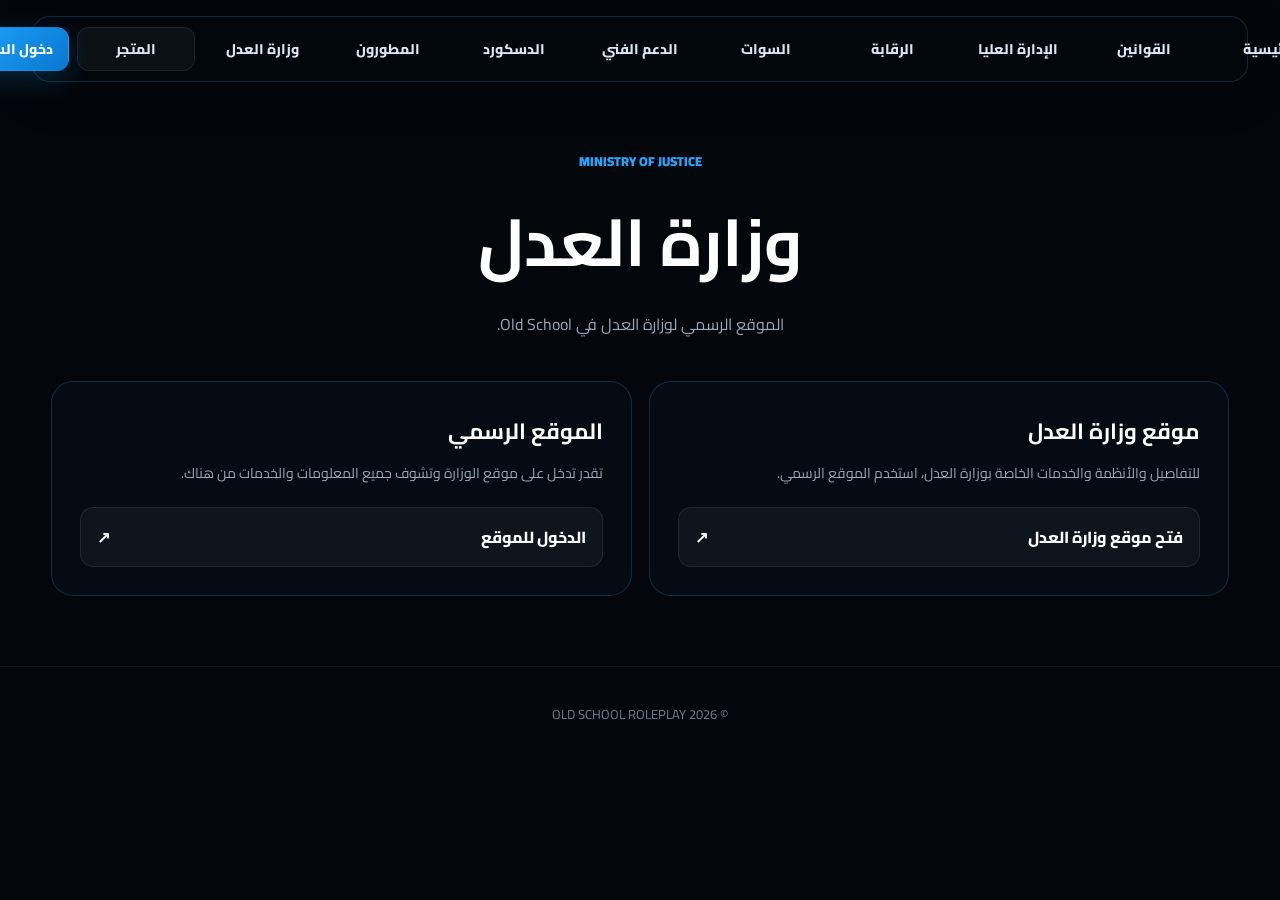
<file: ministry.html>
<!DOCTYPE html><html lang="ar" dir="rtl"><head><meta charset="UTF-8"><meta name="viewport" content="width=device-width, initial-scale=1.0"><title>وزارة العدل | Old School</title><link rel="stylesheet" href="css/style.css"></head><body>
<audio id="clickSound" preload="auto"><source src="assets/MA_SoundCreator_Pen_Clicks_1.wav" type="audio/wav"></audio><nav class="navbar">
<a href="index.html">الرئيسية</a><a href="laws.html">القوانين</a><a href="staff.html">الإدارة العليا</a><a href="moderation.html">الرقابة</a><a href="swat.html">السوات</a><a href="support.html">الدعم الفني</a><a href="discord.html">الدسكورد</a><a href="developers.html">المطورون</a><a href="ministry.html">وزارة العدل</a><a class="store-nav" href="https://scc.rmz.gg/" target="_blank" rel="noopener">المتجر</a><a class="join-nav" href="index.html#join">دخول السيرفر</a>
</nav>
<main class="page-shell"><div class="page-title"><span class="eyebrow">MINISTRY OF JUSTICE</span><h1>وزارة العدل</h1><p>الموقع الرسمي لوزارة العدل في Old School.</p></div><div class="info-grid"><div class="info-card"><h2>موقع وزارة العدل</h2><p>للتفاصيل والأنظمة والخدمات الخاصة بوزارة العدل، استخدم الموقع الرسمي.</p><a class="big-link" href="https://oldschoolsc7.github.io/sc7" target="_blank" rel="noopener"><span>فتح موقع وزارة العدل</span><span>↗</span></a></div><div class="info-card"><h2>الموقع الرسمي</h2><p>تقدر تدخل على موقع الوزارة وتشوف جميع المعلومات والخدمات من هناك.</p><a class="big-link" href="https://oldschoolsc7.github.io/sc7" target="_blank" rel="noopener"><span>الدخول للموقع</span><span>↗</span></a></div></div></main><footer class="footer">© 2026 OLD SCHOOL ROLEPLAY</footer><script src="js/sound.js"></script></body></html>
</file>
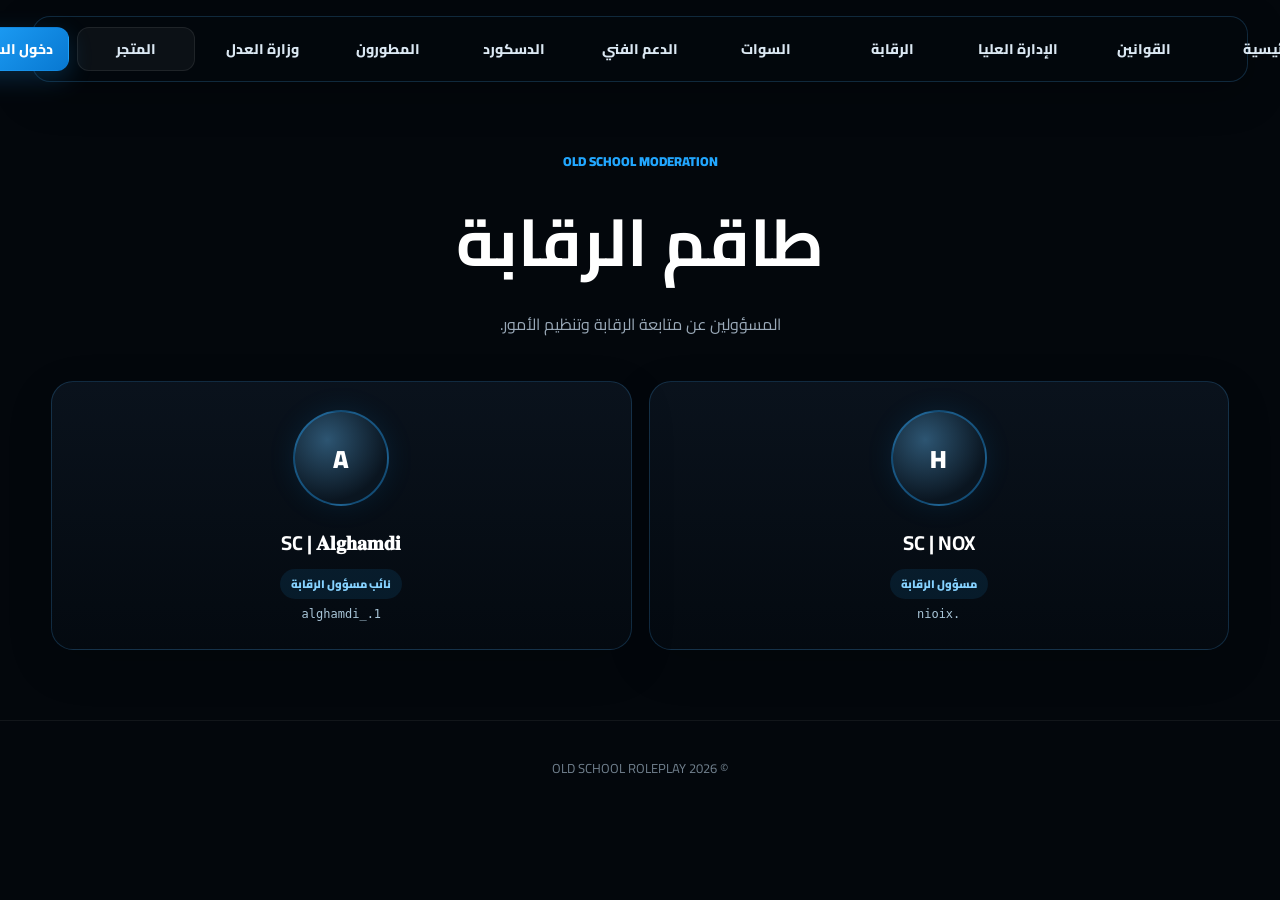
<file: moderation.html>
<!DOCTYPE html><html lang="ar" dir="rtl"><head><meta charset="UTF-8"><meta name="viewport" content="width=device-width, initial-scale=1.0"><title>الرقابة | Old School</title><link rel="stylesheet" href="css/style.css"></head><body>
<audio id="clickSound" preload="auto"><source src="assets/MA_SoundCreator_Pen_Clicks_1.wav" type="audio/wav"></audio><nav class="navbar">
<a href="index.html">الرئيسية</a><a href="laws.html">القوانين</a><a href="staff.html">الإدارة العليا</a><a href="moderation.html">الرقابة</a><a href="swat.html">السوات</a><a href="support.html">الدعم الفني</a><a href="discord.html">الدسكورد</a><a href="developers.html">المطورون</a><a href="ministry.html">وزارة العدل</a><a class="store-nav" href="https://scc.rmz.gg/" target="_blank" rel="noopener">المتجر</a><a class="join-nav" href="index.html#join">دخول السيرفر</a>
</nav>
<main class="page-shell"><div class="page-title"><span class="eyebrow">OLD SCHOOL MODERATION</span><h1>طاقم الرقابة</h1><p>المسؤولين عن متابعة الرقابة وتنظيم الأمور.</p></div><div class="cards"><div class="card"><div class="avatar">H</div><h2>SC | NOX</h2><span class="role">مسؤول الرقابة</span><div class="username">nioix.</div></div><div class="card"><div class="avatar">A</div><h2>SC | 𝐀𝐥𝐠𝐡𝐚𝐦𝐝𝐢
</h2><span class="role">نائب مسؤول الرقابة</span><div class="username">alghamdi_.1
</div></div></div></main><footer class="footer">© 2026 OLD SCHOOL ROLEPLAY</footer><script src="js/sound.js"></script></body></html>
</file>
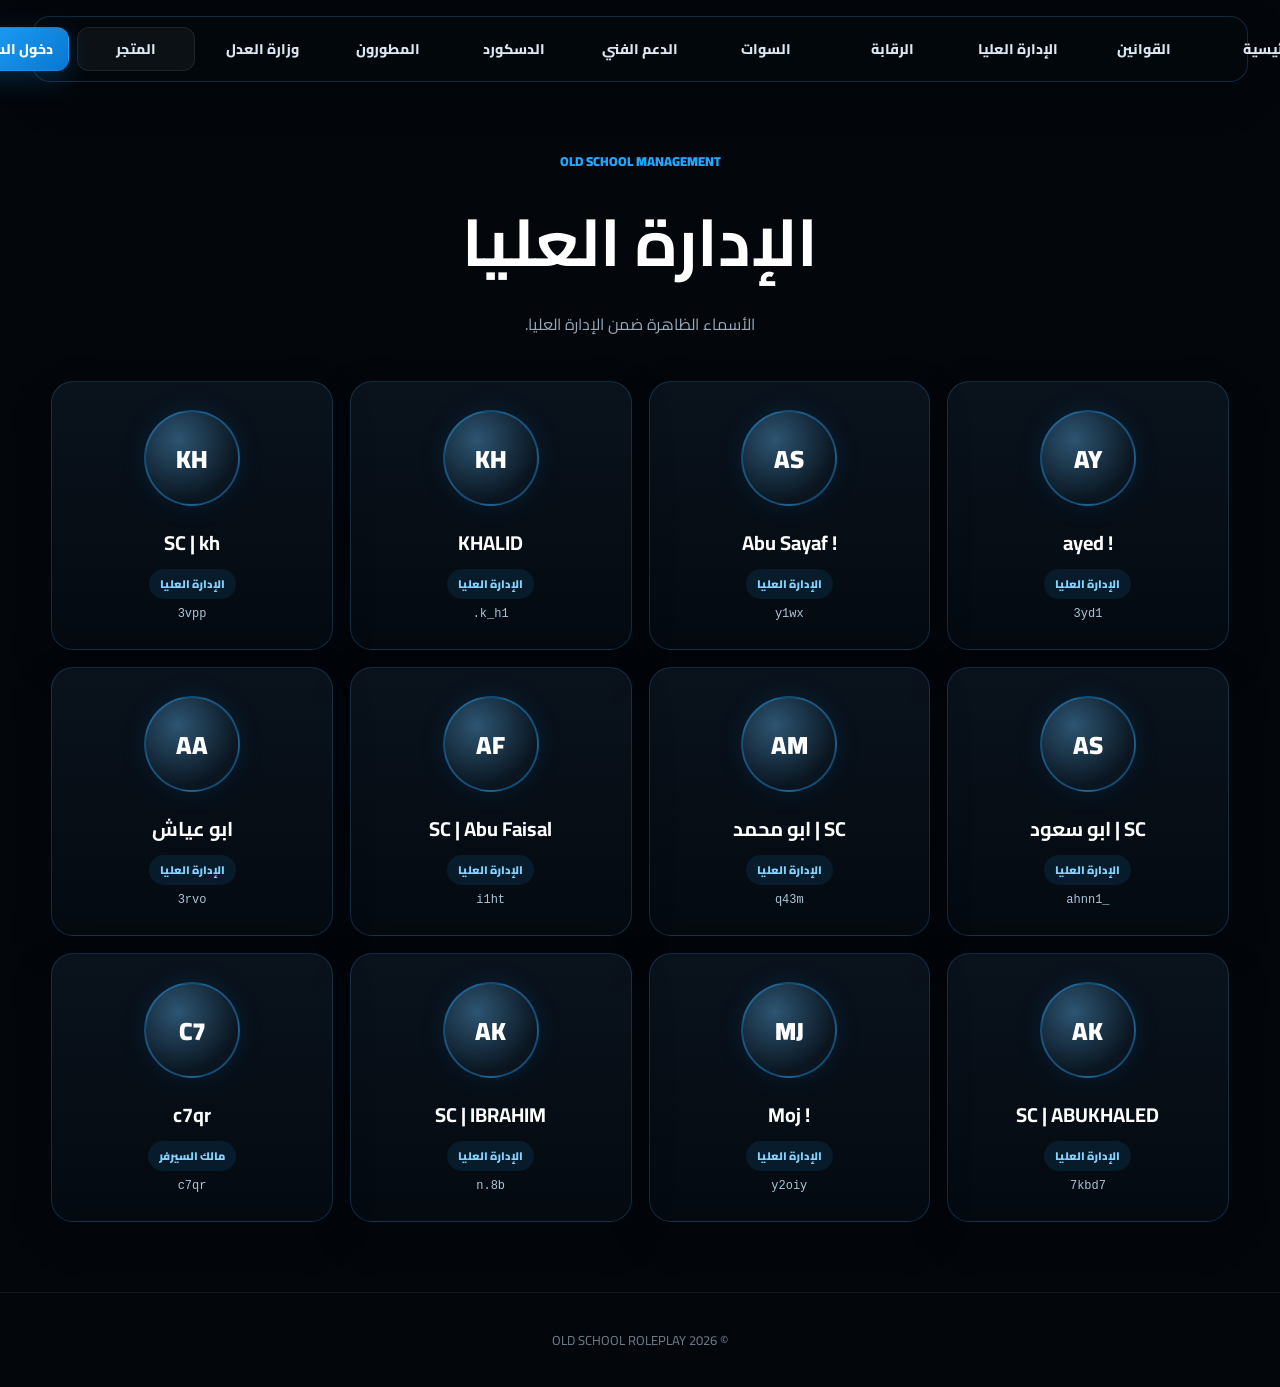
<file: staff.html>
<!DOCTYPE html><html lang="ar" dir="rtl"><head><meta charset="UTF-8"><meta name="viewport" content="width=device-width, initial-scale=1.0"><title>الإدارة العليا | Old School</title><link rel="stylesheet" href="css/style.css"></head><body>
<audio id="clickSound" preload="auto"><source src="assets/MA_SoundCreator_Pen_Clicks_1.wav" type="audio/wav"></audio><nav class="navbar">
<a href="index.html">الرئيسية</a><a href="laws.html">القوانين</a><a href="staff.html">الإدارة العليا</a><a href="moderation.html">الرقابة</a><a href="swat.html">السوات</a><a href="support.html">الدعم الفني</a><a href="discord.html">الدسكورد</a><a href="developers.html">المطورون</a><a href="ministry.html">وزارة العدل</a><a class="store-nav" href="https://scc.rmz.gg/" target="_blank" rel="noopener">المتجر</a><a class="join-nav" href="index.html#join">دخول السيرفر</a>
</nav>
<main class="page-shell"><div class="page-title"><span class="eyebrow">OLD SCHOOL MANAGEMENT</span><h1>الإدارة العليا</h1><p>الأسماء الظاهرة ضمن الإدارة العليا.</p></div><div class="cards">
<div class="card"><div class="avatar">AY</div><h2>! ayed</h2><span class="role">الإدارة العليا</span><div class="username">3yd1</div></div>
<div class="card"><div class="avatar">AS</div><h2>! Abu Sayaf</h2><span class="role">الإدارة العليا</span><div class="username">y1wx</div></div>
<div class="card"><div class="avatar">KH</div><h2>KHALID</h2><span class="role">الإدارة العليا</span><div class="username">.k_h1</div></div>
<div class="card"><div class="avatar">KH</div><h2>SC | kh</h2><span class="role">الإدارة العليا</span><div class="username">3vpp</div></div>
<div class="card"><div class="avatar">AS</div><h2>SC | ابو سعود</h2><span class="role">الإدارة العليا</span><div class="username">ahnn1_</div></div>
<div class="card"><div class="avatar">AM</div><h2>SC | ابو محمد</h2><span class="role">الإدارة العليا</span><div class="username">q43m</div></div>
<div class="card"><div class="avatar">AF</div><h2>SC | Abu Faisal</h2><span class="role">الإدارة العليا</span><div class="username">i1ht</div></div>
<div class="card"><div class="avatar">AA</div><h2>ابو عياش</h2><span class="role">الإدارة العليا</span><div class="username">3rvo</div></div>
<div class="card"><div class="avatar">AK</div><h2>SC | ABUKHALED</h2><span class="role">الإدارة العليا</span><div class="username">7kbd7</div></div>
<div class="card"><div class="avatar">MJ</div><h2>! Moj</h2><span class="role">الإدارة العليا</span><div class="username">y2oiy</div></div>
<div class="card"><div class="avatar">AK</div><h2>SC | IBRAHIM
</h2><span class="role">الإدارة العليا</span><div class="username">n.8b</div></div>
<div class="card"><div class="avatar">C7</div><h2>c7qr</h2><span class="role">مالك السيرفر</span><div class="username">c7qr</div></div>
</div></main><footer class="footer">© 2026 OLD SCHOOL ROLEPLAY</footer><script src="js/sound.js"></script></body></html>
</file>
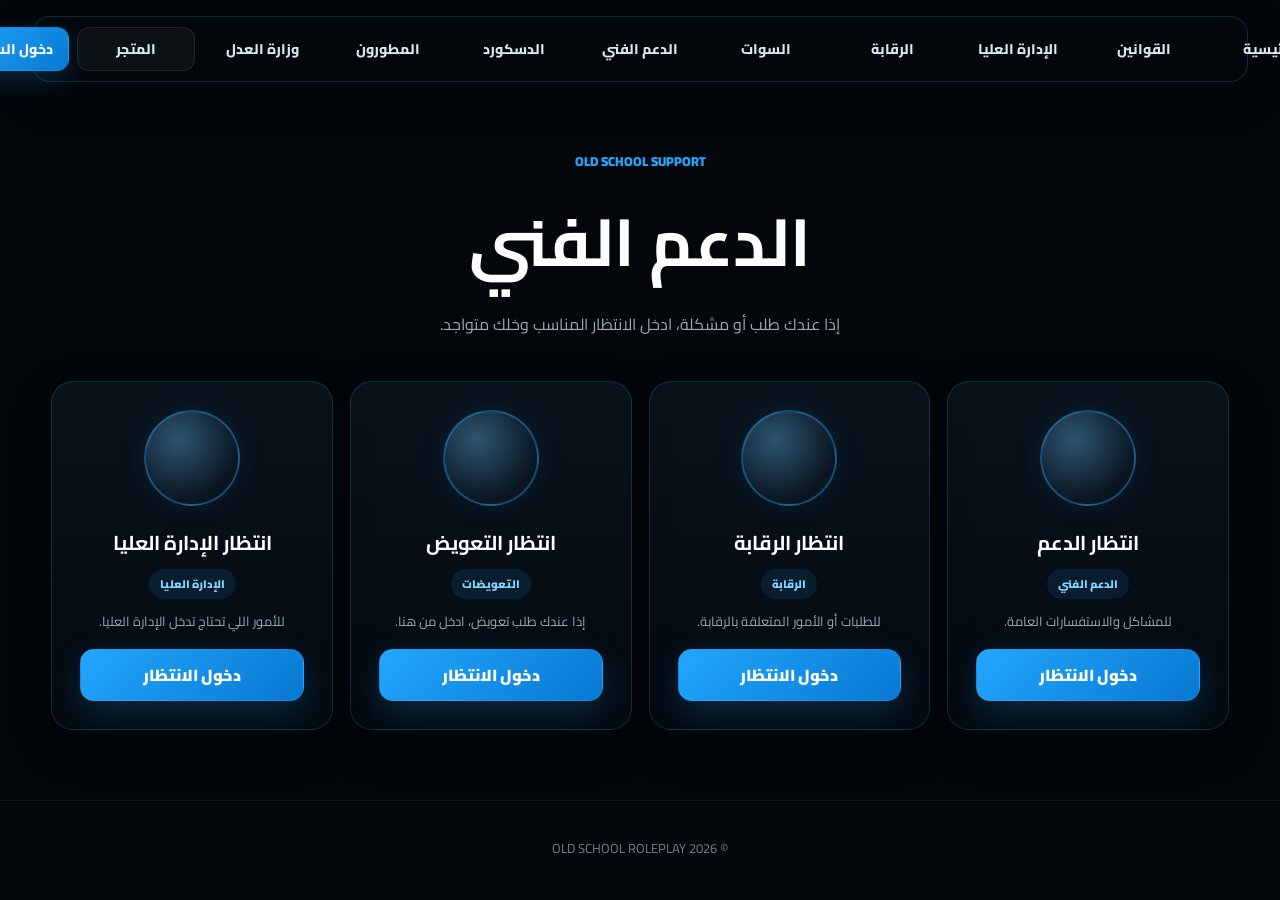
<file: support.html>
<!DOCTYPE html><html lang="ar" dir="rtl"><head><meta charset="UTF-8"><meta name="viewport" content="width=device-width, initial-scale=1.0"><title>الدعم الفني | Old School</title><link rel="stylesheet" href="css/style.css"></head><body>
<audio id="clickSound" preload="auto"><source src="assets/MA_SoundCreator_Pen_Clicks_1.wav" type="audio/wav"></audio><nav class="navbar">
<a href="index.html">الرئيسية</a><a href="laws.html">القوانين</a><a href="staff.html">الإدارة العليا</a><a href="moderation.html">الرقابة</a><a href="swat.html">السوات</a><a href="support.html">الدعم الفني</a><a href="discord.html">الدسكورد</a><a href="developers.html">المطورون</a><a href="ministry.html">وزارة العدل</a><a class="store-nav" href="https://scc.rmz.gg/">المتجر</a><a class="join-nav" href="index.html#join">دخول السيرفر</a>
</nav>
<main class="page-shell"><div class="page-title"><span class="eyebrow">OLD SCHOOL SUPPORT</span><h1>الدعم الفني</h1><p>إذا عندك طلب أو مشكلة، ادخل الانتظار المناسب وخلك متواجد.</p></div><div class="cards">
<div class="card"><div class="avatar"></div><h2>انتظار الدعم</h2><span class="role">الدعم الفني</span><p>للمشاكل والاستفسارات العامة.</p><a class="btn btn-primary" style="margin-top:16px;width:100%" href="discord://-/channels/1473968848532279421/1528289463669625033">دخول الانتظار</a></div>
<div class="card"><div class="avatar"></div><h2>انتظار الرقابة</h2><span class="role">الرقابة</span><p>للطلبات أو الأمور المتعلقة بالرقابة.</p><a class="btn btn-primary" style="margin-top:16px;width:100%" href="discord://-/channels/1473968848532279421/1528289552626618439">دخول الانتظار</a></div>
<div class="card"><div class="avatar"></div><h2>انتظار التعويض</h2><span class="role">التعويضات</span><p>إذا عندك طلب تعويض، ادخل من هنا.</p><a class="btn btn-primary" style="margin-top:16px;width:100%" href="discord://-/channels/1473968848532279421/1528289222199476224">دخول الانتظار</a></div>
<div class="card"><div class="avatar"></div><h2>انتظار الإدارة العليا</h2><span class="role">الإدارة العليا</span><p>للأمور اللي تحتاج تدخل الإدارة العليا.</p><a class="btn btn-primary" style="margin-top:16px;width:100%" href="discord://-/channels/1473968848532279421/1528288886244114502">دخول الانتظار</a></div>
</div></main><footer class="footer">© 2026 OLD SCHOOL ROLEPLAY</footer><script src="js/sound.js"></script></body></html>
</file>
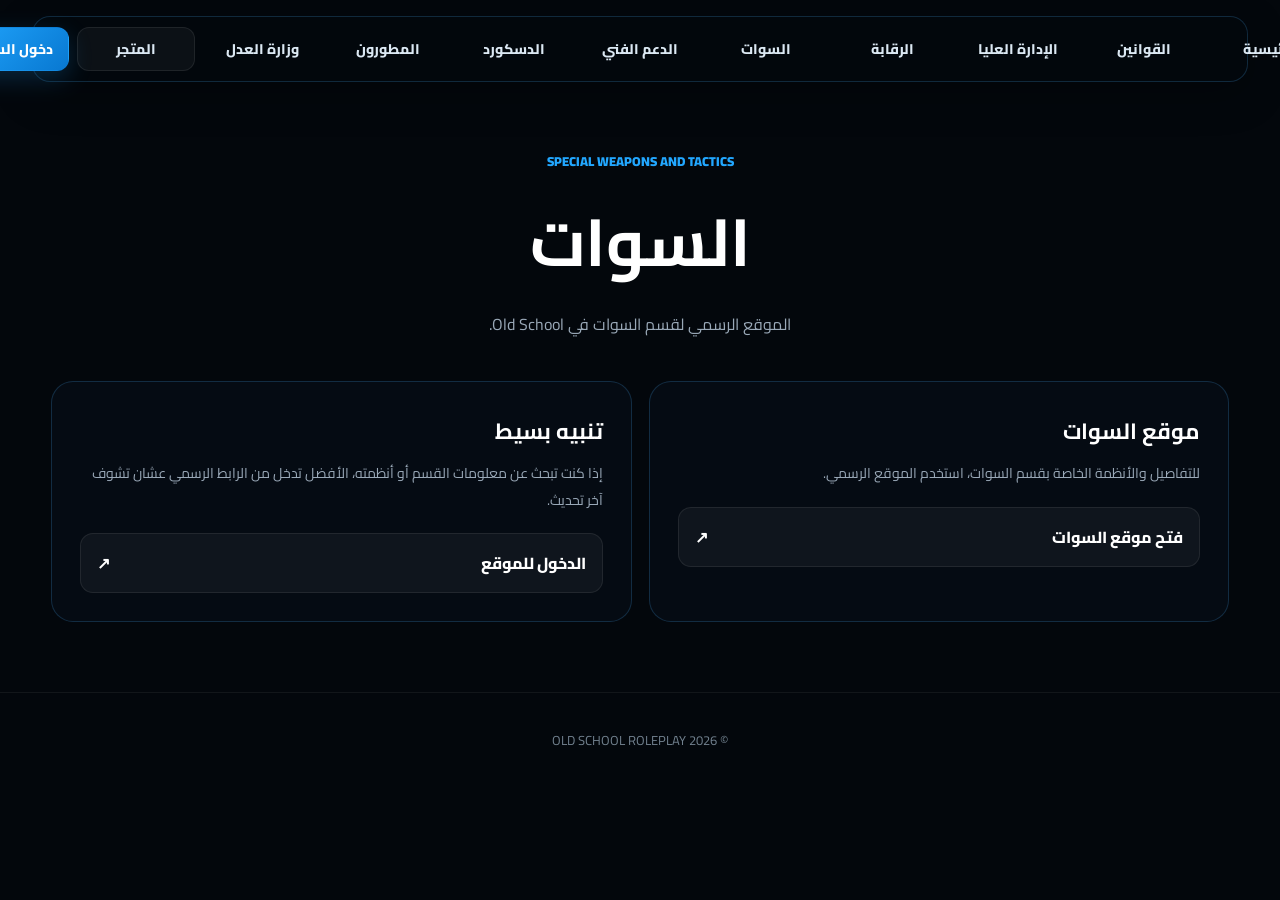
<file: swat.html>
<!DOCTYPE html><html lang="ar" dir="rtl"><head><meta charset="UTF-8"><meta name="viewport" content="width=device-width, initial-scale=1.0"><title>السوات | Old School</title><link rel="stylesheet" href="css/style.css"></head><body>
<audio id="clickSound" preload="auto"><source src="assets/MA_SoundCreator_Pen_Clicks_1.wav" type="audio/wav"></audio><nav class="navbar">
<a href="index.html">الرئيسية</a><a href="laws.html">القوانين</a><a href="staff.html">الإدارة العليا</a><a href="moderation.html">الرقابة</a><a href="swat.html">السوات</a><a href="support.html">الدعم الفني</a><a href="discord.html">الدسكورد</a><a href="developers.html">المطورون</a><a href="ministry.html">وزارة العدل</a><a class="store-nav" href="https://scc.rmz.gg/" target="_blank" rel="noopener">المتجر</a><a class="join-nav" href="index.html#join">دخول السيرفر</a>
</nav>
<main class="page-shell"><div class="page-title"><span class="eyebrow">SPECIAL WEAPONS AND TACTICS</span><h1>السوات</h1><p>الموقع الرسمي لقسم السوات في Old School.</p></div><div class="info-grid"><div class="info-card"><h2>موقع السوات</h2><p>للتفاصيل والأنظمة الخاصة بقسم السوات، استخدم الموقع الرسمي.</p><a class="big-link" href="https://oldschoolsc7.github.io/sc/" target="_blank"><span>فتح موقع السوات</span><span>↗</span></a></div><div class="info-card"><h2>تنبيه بسيط</h2><p>إذا كنت تبحث عن معلومات القسم أو أنظمته، الأفضل تدخل من الرابط الرسمي عشان تشوف آخر تحديث.</p><a class="big-link" href="https://oldschoolsc7.github.io/sc/" target="_blank"><span>الدخول للموقع</span><span>↗</span></a></div></div></main><footer class="footer">© 2026 OLD SCHOOL ROLEPLAY</footer><script src="js/sound.js"></script></body></html>
</file>
<file: css/style.css>
@import url('https://fonts.googleapis.com/css2?family=Cairo:wght@400;500;600;700;800;900&display=swap');

:root{
  --blue:#22a7ff;
  --blue2:#0878d1;
  --bg:#03070c;
  --panel:rgba(7,14,23,.72);
  --line:rgba(72,177,255,.20);
  --muted:#9aa9b8;
}
*{margin:0;padding:0;box-sizing:border-box;font-family:'Cairo',sans-serif;scroll-behavior:smooth}
html{background:var(--bg)}
body{background:var(--bg);color:#fff;overflow-x:hidden;min-height:100vh}
a{text-decoration:none;color:inherit}
button,input{font:inherit}

body::before{content:"";position:fixed;inset:0;pointer-events:none;background:radial-gradient(circle at 50% -10%,rgba(18,143,235,.16),transparent 35%),radial-gradient(circle at 100% 70%,rgba(0,109,190,.10),transparent 30%);z-index:-1}

.navbar{position:fixed;top:16px;left:50%;transform:translateX(-50%);width:min(95%,1500px);display:flex;justify-content:center;align-items:center;gap:8px;padding:10px;background:rgba(3,8,14,.78);backdrop-filter:blur(18px);border:1px solid var(--line);border-radius:18px;z-index:9999;box-shadow:0 12px 40px rgba(0,0,0,.28)}
.navbar a{min-width:118px;height:44px;padding:0 15px;display:flex;justify-content:center;align-items:center;border-radius:12px;color:#dbe8f3;font-size:14px;font-weight:800;border:1px solid transparent;transition:.25s}
.navbar a:hover,.navbar a.active{color:#fff;background:linear-gradient(135deg,rgba(34,167,255,.22),rgba(34,167,255,.06));border-color:rgba(34,167,255,.35);box-shadow:0 0 22px rgba(34,167,255,.12)}
.navbar .store-nav{background:rgba(255,255,255,.045);border-color:rgba(255,255,255,.08)}
.navbar .store-nav:hover{border-color:rgba(34,167,255,.35)}
.navbar .join-nav{background:linear-gradient(135deg,var(--blue),var(--blue2));border-color:transparent;color:#fff;box-shadow:0 8px 25px rgba(34,167,255,.20)}
.navbar .join-nav:hover{transform:translateY(-2px);box-shadow:0 10px 30px rgba(34,167,255,.32)}

.hero{min-height:100vh;padding:150px 24px 80px;background:linear-gradient(180deg,rgba(0,0,0,.42),rgba(3,7,12,.93)),url('../assets/background.png') center/cover no-repeat;display:flex;align-items:center;justify-content:center;position:relative}
.hero::after{content:"";position:absolute;inset:auto 0 0;height:35%;background:linear-gradient(transparent,var(--bg));pointer-events:none}
.hero-content{position:relative;z-index:2;text-align:center;max-width:1000px}
.badge{display:inline-flex;align-items:center;gap:8px;padding:8px 15px;border:1px solid var(--line);background:rgba(7,16,26,.72);border-radius:999px;color:#bfe6ff;font-size:13px;font-weight:800;margin-bottom:20px}
.badge::before{content:"";width:7px;height:7px;border-radius:50%;background:#39d98a;box-shadow:0 0 12px #39d98a}
.hero-content h1{font-size:clamp(42px,7vw,92px);line-height:1.05;font-weight:900;letter-spacing:-2px;text-shadow:0 0 28px rgba(34,167,255,.48)}
.hero-content h1 span{color:var(--blue)}
.subtitle{font-size:clamp(16px,2vw,23px);margin:18px 0 32px;color:#c2ced8}
.hero-actions{display:flex;gap:12px;justify-content:center;flex-wrap:wrap}
.btn{min-height:52px;padding:0 23px;display:inline-flex;align-items:center;justify-content:center;gap:9px;border-radius:14px;font-weight:900;border:1px solid var(--line);transition:.25s;cursor:pointer}
.btn-primary{background:linear-gradient(135deg,var(--blue),var(--blue2));box-shadow:0 12px 35px rgba(34,167,255,.20)}
.btn-secondary{background:rgba(255,255,255,.055);color:#eaf4fb}
.btn:hover{transform:translateY(-3px);box-shadow:0 12px 32px rgba(34,167,255,.22)}

.section{width:min(1180px,92%);margin:auto;padding:88px 0}
.section-title{text-align:center;margin-bottom:34px}
.section-title .eyebrow{color:var(--blue);font-size:13px;font-weight:900;letter-spacing:1px}
.section-title h2{font-size:clamp(32px,5vw,55px);margin:6px 0;color:#fff}
.section-title p{color:var(--muted);font-size:16px}

.laws-grid{display:grid;grid-template-columns:repeat(5,1fr);gap:12px}
.law-box{padding:22px 16px;text-align:center;border:1px solid var(--line);background:linear-gradient(180deg,rgba(255,255,255,.055),rgba(255,255,255,.025));border-radius:17px;transition:.25s}
.law-box:hover{transform:translateY(-5px);border-color:rgba(34,167,255,.45);background:rgba(34,167,255,.08)}
.law-box .icon{font-size:25px;margin-bottom:9px}.law-box h3{font-size:16px}.law-box p{color:var(--muted);font-size:12px;margin-top:5px}

.join-section{padding-top:20px}.join-card{position:relative;overflow:hidden;padding:38px;border:1px solid rgba(34,167,255,.25);border-radius:24px;background:linear-gradient(135deg,rgba(12,35,55,.85),rgba(5,12,20,.88));box-shadow:0 20px 60px rgba(0,0,0,.24)}
.join-card::before{content:"";position:absolute;width:250px;height:250px;border-radius:50%;background:rgba(34,167,255,.13);filter:blur(35px);left:-80px;top:-100px}.join-card>*{position:relative}
.join-head{display:flex;align-items:center;justify-content:space-between;gap:20px;margin-bottom:26px}.join-head h2{font-size:28px}.join-head p{color:var(--muted);margin-top:5px;font-size:14px}
.join-methods{display:grid;grid-template-columns:1fr 1fr;gap:16px}.method{padding:24px;border-radius:18px;background:rgba(0,0,0,.22);border:1px solid rgba(255,255,255,.08)}.method .num{width:34px;height:34px;display:grid;place-items:center;border-radius:10px;background:rgba(34,167,255,.14);color:#7dceff;font-weight:900;margin-bottom:12px}.method h3{font-size:18px;margin-bottom:6px}.method p{color:#aebdca;font-size:13px;line-height:1.9;margin-bottom:15px}.copy-row{display:flex;gap:8px}.code{direction:ltr;flex:1;padding:12px 14px;border-radius:11px;background:#020509;border:1px solid rgba(255,255,255,.08);font-family:Consolas,monospace;color:#9ddcff;white-space:nowrap;overflow:auto}.copy-btn{border:0;border-radius:11px;padding:0 16px;background:var(--blue);color:#fff;font-weight:900;cursor:pointer}.copy-btn.copied{background:#20b878}

.footer{text-align:center;padding:35px 20px;border-top:1px solid rgba(255,255,255,.06);color:#71808e;font-size:13px}

.page-shell{width:min(1180px,92%);margin:auto;padding:145px 0 70px}.page-title{text-align:center;margin-bottom:42px}.page-title .eyebrow{color:var(--blue);font-weight:900;font-size:13px}.page-title h1{font-size:clamp(38px,6vw,66px);margin:5px 0}.page-title p{color:var(--muted)}
.cards{display:grid;grid-template-columns:repeat(auto-fit,minmax(250px,1fr));gap:17px}.card{padding:28px;text-align:center;background:linear-gradient(180deg,rgba(12,21,32,.82),rgba(5,11,18,.78));border:1px solid var(--line);border-radius:22px;transition:.25s;box-shadow:0 15px 45px rgba(0,0,0,.15)}.card:hover{transform:translateY(-6px);border-color:rgba(34,167,255,.45);box-shadow:0 18px 50px rgba(0,0,0,.30),0 0 25px rgba(34,167,255,.08)}.avatar{width:96px;height:96px;display:grid;place-items:center;margin:0 auto 18px;border-radius:50%;background:radial-gradient(circle at 35% 30%,#2d5572,#0a1520 70%);border:2px solid rgba(34,167,255,.38);box-shadow:0 0 28px rgba(34,167,255,.10);font-size:25px;font-weight:900}.card h2{font-size:20px}.card .role{display:inline-block;margin-top:8px;padding:5px 11px;border-radius:999px;background:rgba(34,167,255,.10);color:#86d2ff;font-size:11px;font-weight:900}.card p{margin-top:11px;color:var(--muted);font-size:13px;line-height:1.8}.username{direction:ltr;unicode-bidi:plaintext;color:#a9c6d8;font-family:Consolas,monospace;font-size:12px;margin-top:8px}

.info-grid{display:grid;grid-template-columns:repeat(2,1fr);gap:17px}.info-card{padding:28px;border:1px solid var(--line);background:var(--panel);border-radius:22px}.info-card h2{font-size:22px;margin-bottom:8px}.info-card p{color:var(--muted);line-height:1.9;font-size:14px}.info-card .big-link{display:flex;align-items:center;justify-content:space-between;gap:12px;margin-top:20px;padding:14px 16px;border-radius:13px;background:rgba(255,255,255,.045);border:1px solid rgba(255,255,255,.08);font-weight:800}.big-link:hover{border-color:rgba(34,167,255,.4);background:rgba(34,167,255,.08)}

.accordion{margin-bottom:12px}.accordion-btn{width:100%;min-height:68px;padding:0 20px;display:flex;align-items:center;justify-content:space-between;background:rgba(255,255,255,.045);border:1px solid var(--line);border-radius:15px;color:#fff;font-size:18px;font-weight:900;cursor:pointer;transition:.25s}.accordion-btn:hover{background:rgba(34,167,255,.08);border-color:rgba(34,167,255,.4)}.accordion-content{max-height:0;overflow:hidden;background:rgba(255,255,255,.025);border-radius:0 0 15px 15px;transition:max-height .35s ease;padding:0 20px;line-height:2;color:#c8d3dc}.accordion-content.open{padding:20px}

@media(max-width:1050px){.navbar{overflow-x:auto;justify-content:flex-start}.navbar a{min-width:max-content}.laws-grid{grid-template-columns:repeat(2,1fr)}}
@media(max-width:700px){.navbar{top:8px;width:96%;padding:7px}.navbar a{height:40px;font-size:12px;padding:0 10px}.hero{padding-top:125px}.join-head{display:block}.join-head .btn{margin-top:15px}.join-methods,.info-grid{grid-template-columns:1fr}.section{padding:60px 0}.join-card{padding:24px}.copy-row{flex-direction:column}.copy-btn{height:46px}.laws-grid{grid-template-columns:1fr}.page-shell{padding-top:115px}}

.rules-intro{margin-bottom:18px;padding:18px 20px;border:1px solid rgba(34,167,255,.18);border-radius:15px;background:rgba(34,167,255,.055);color:#b9c9d6;line-height:1.9}.rules-intro strong{color:#fff}.rule-list{margin:0;padding-right:22px;display:grid;gap:10px}.rule-list li{padding-right:4px}.rule-list li::marker{color:#5fc2ff}.laws-page .accordion-content{line-height:2}.law-box .icon{font-family:Consolas,monospace;font-size:13px;font-weight:900;letter-spacing:1px;width:36px;height:36px;margin:0 auto 10px;display:grid;place-items:center;border:1px solid rgba(34,167,255,.25);border-radius:10px;color:#86d2ff;background:rgba(34,167,255,.07)}
@media(max-width:1250px){.navbar{gap:4px}.navbar a{min-width:100px;padding:0 10px;font-size:13px}}

/* وزارة العدل */
</file>
